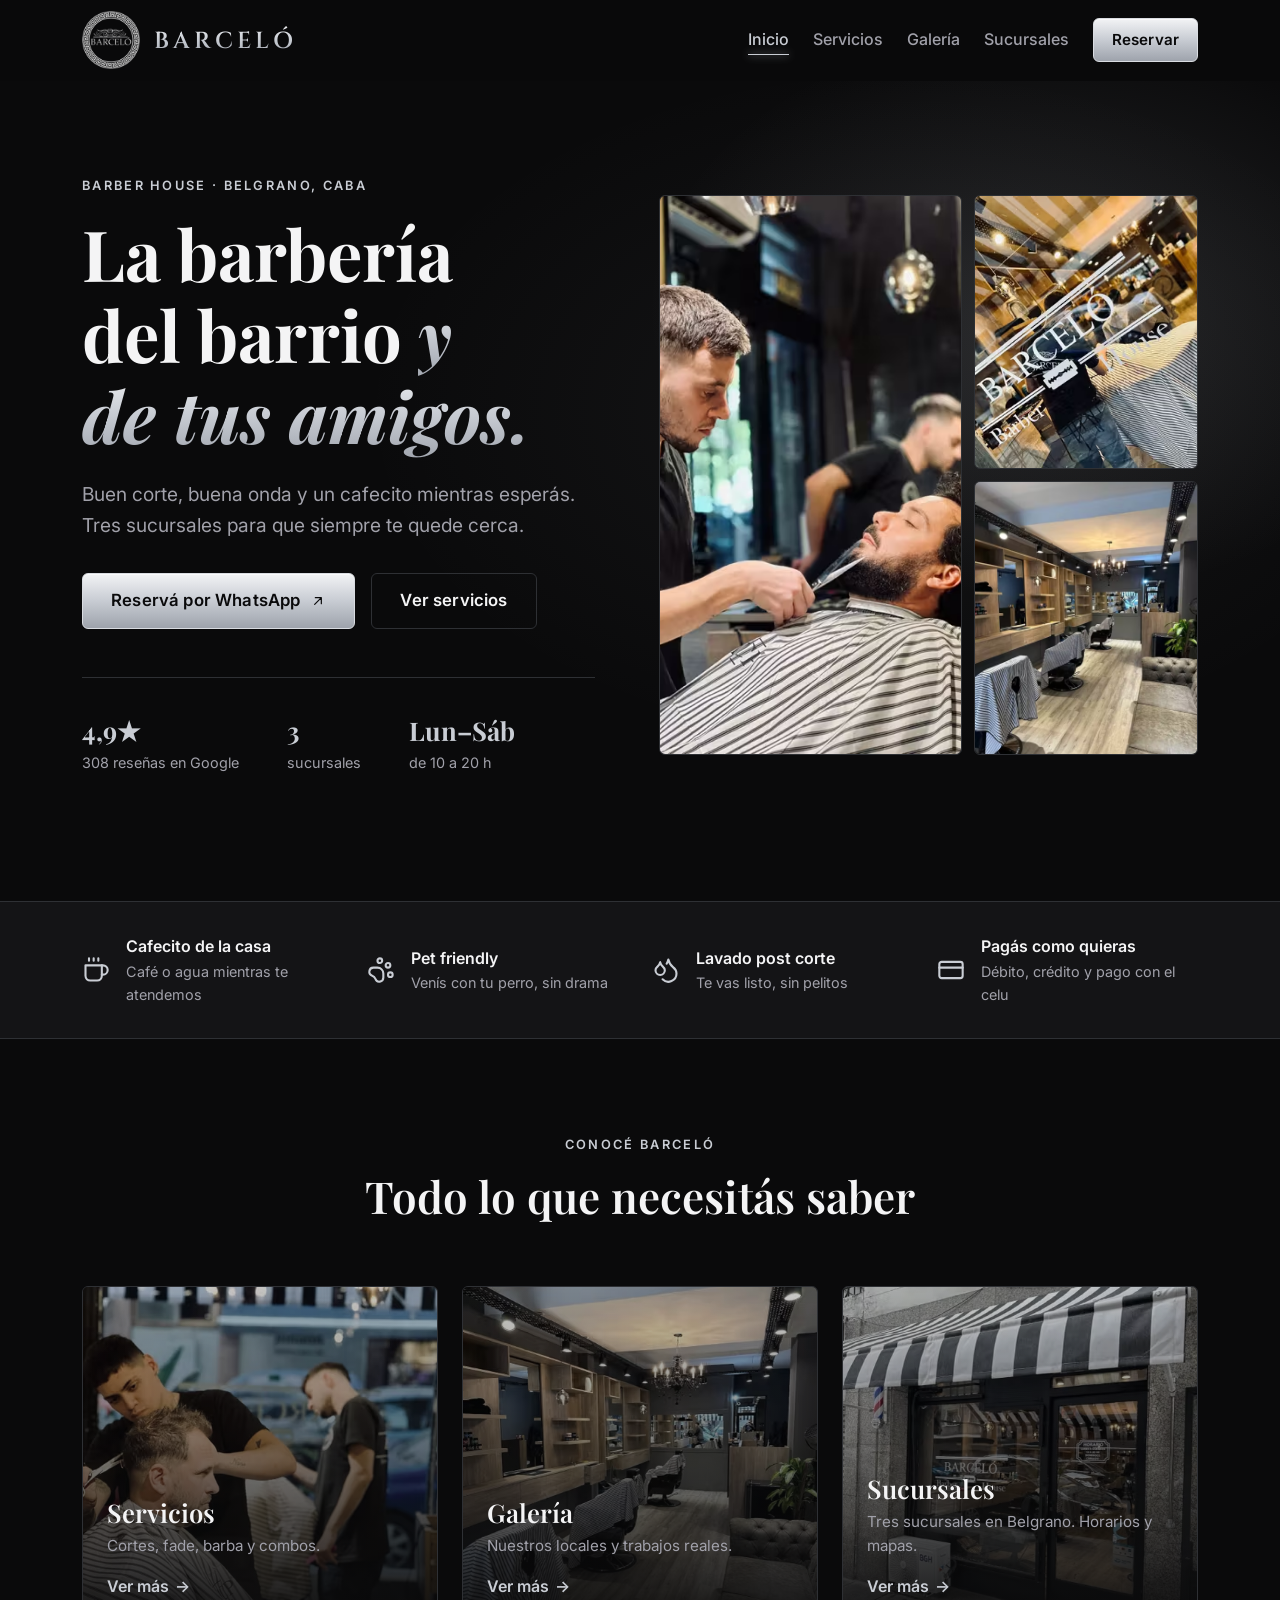
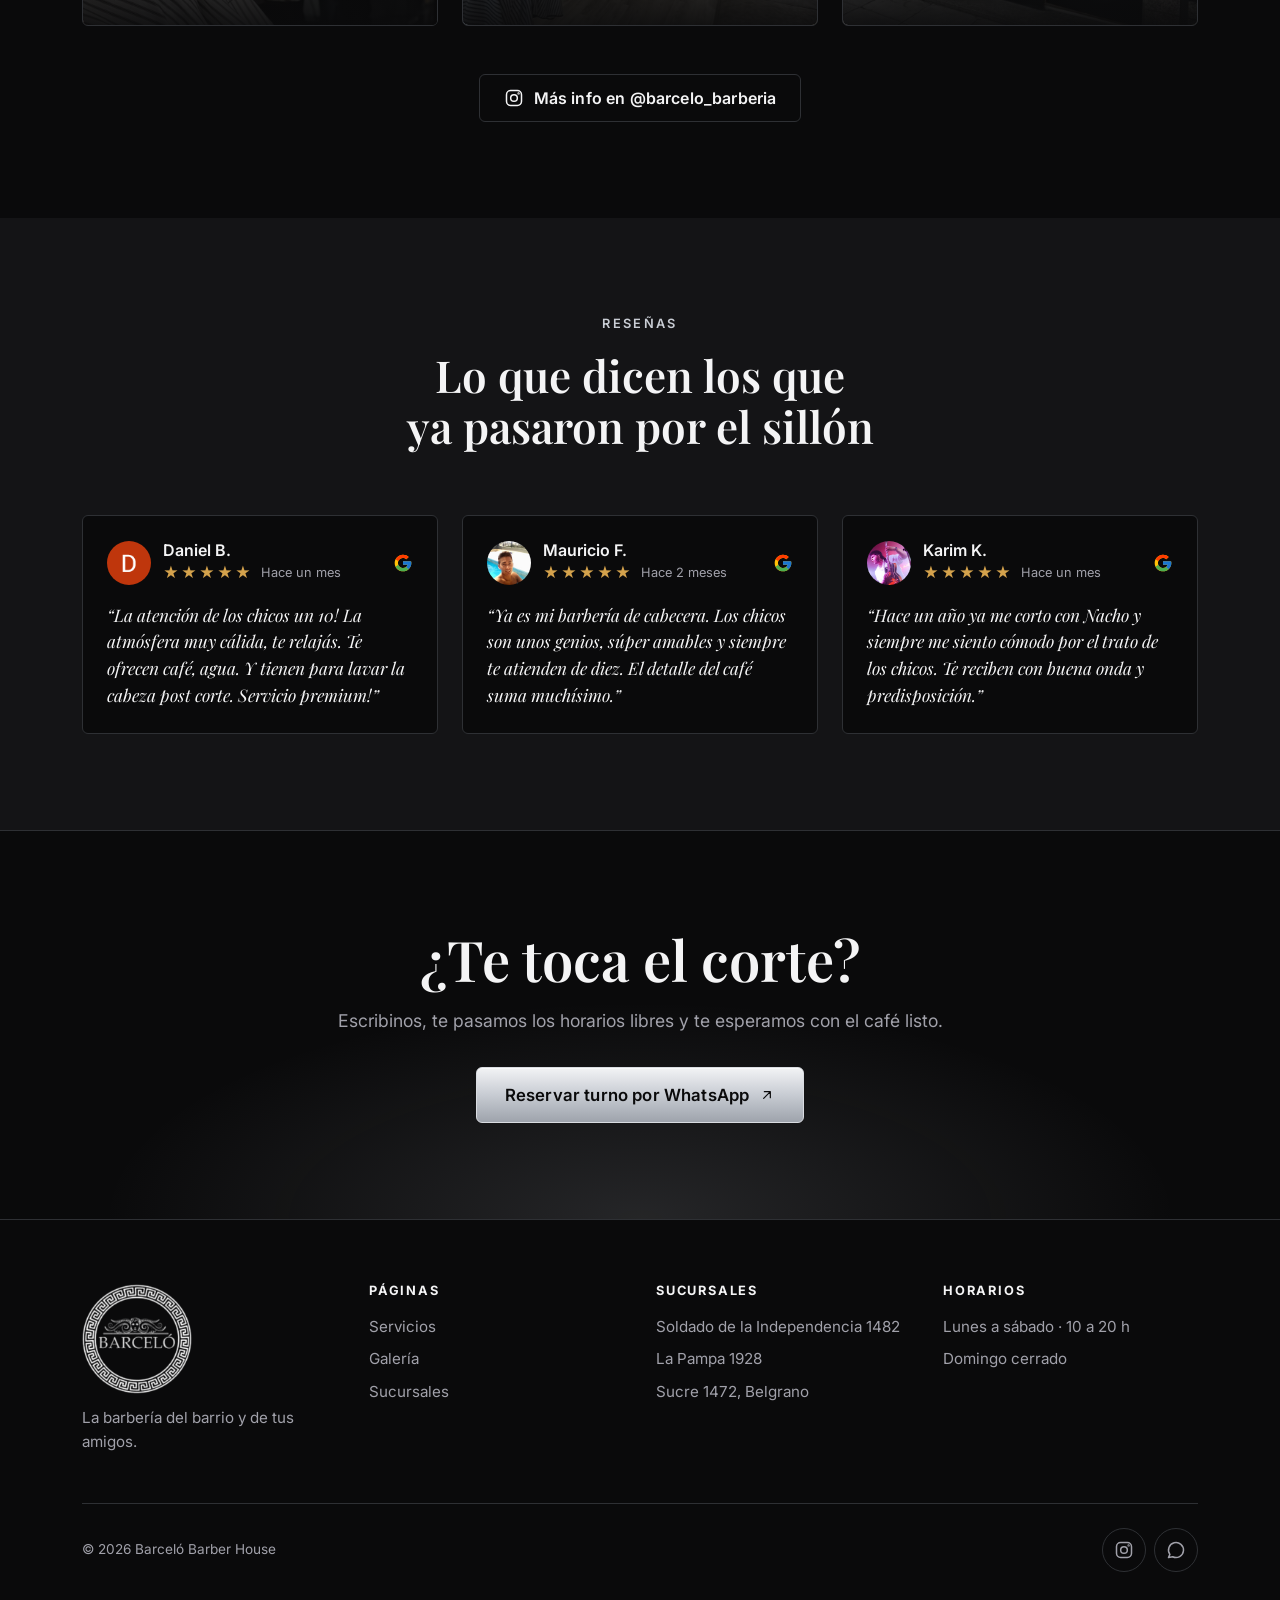
<file: index.html>
<!doctype html>
<html lang="es-AR">
<head>
  <meta charset="utf-8">
  <meta name="viewport" content="width=device-width, initial-scale=1">
  <title>Barceló Barber House | Barbería en Belgrano, CABA</title>
  <meta name="description" content="Barbería en Belgrano, CABA, con 3 sucursales. Corte, fade, barba y corte infantil, con café de la casa. 4,9★ en Google. Reservá tu turno por WhatsApp.">
  <link rel="canonical" href="https://www.barcelobarberia.com.ar/">
  <meta name="robots" content="index, follow, max-image-preview:large">
  <meta name="theme-color" content="#0A0A0B">
  <meta name="author" content="Barceló Barber House">
  <meta name="geo.region" content="AR-C">
  <meta name="geo.placename" content="Belgrano, Ciudad Autónoma de Buenos Aires">
  
  <!-- Open Graph / redes sociales -->
  <meta property="og:type" content="website">
  <meta property="og:site_name" content="Barceló Barber House">
  <meta property="og:locale" content="es_AR">
  <meta property="og:title" content="Barceló Barber House | Barbería en Belgrano, CABA">
  <meta property="og:description" content="Barbería en Belgrano, CABA, con 3 sucursales. Corte, fade, barba y corte infantil, con café de la casa. 4,9★ en Google. Reservá tu turno por WhatsApp.">
  <meta property="og:url" content="https://www.barcelobarberia.com.ar/">
  <meta property="og:image" content="https://www.barcelobarberia.com.ar/img/og-image.jpg">
  <meta property="og:image:type" content="image/jpeg">
  <meta property="og:image:width" content="1200">
  <meta property="og:image:height" content="630">
  <meta property="og:image:alt" content="Logo de Barceló Barber House sobre una foto del salón">
  <meta name="twitter:card" content="summary_large_image">
  <meta name="twitter:title" content="Barceló Barber House | Barbería en Belgrano, CABA">
  <meta name="twitter:description" content="Barbería en Belgrano, CABA, con 3 sucursales. Corte, fade, barba y corte infantil, con café de la casa. 4,9★ en Google. Reservá tu turno por WhatsApp.">
  <meta name="twitter:image" content="https://www.barcelobarberia.com.ar/img/og-image.jpg">
  
  <!-- Íconos -->
  <link rel="icon" href="/favicon.ico" sizes="32x32">
  <link rel="icon" type="image/png" sizes="192x192" href="/img/icons/icon-192.png">
  <link rel="apple-touch-icon" href="/img/icons/apple-touch-icon.png">
  <link rel="manifest" href="/site.webmanifest">
  <link rel="preconnect" href="https://fonts.googleapis.com">
  <link rel="preconnect" href="https://fonts.gstatic.com" crossorigin>
  <link href="https://fonts.googleapis.com/css2?family=Cinzel:wght@500;600&family=Inter:wght@400;500;600;700&family=Playfair+Display:ital,wght@0,500;0,600;0,700;1,500&display=swap" rel="stylesheet">
  <link rel="preload" as="image" type="image/avif" imagesrcset="/img/hero-1-480.avif 480w, /img/hero-1-800.avif 800w, /img/hero-1-1200.avif 1200w" imagesizes="(min-width: 960px) 330px, 58vw" fetchpriority="high">
  <link rel="stylesheet" href="/styles.css">
  <script type="application/ld+json">
{
  "@context": "https://schema.org",
  "@graph": [
    {
      "@type": "Organization",
      "@id": "https://www.barcelobarberia.com.ar/#organizacion",
      "name": "Barceló Barber House",
      "alternateName": [
        "Barceló Barbería",
        "Barceló"
      ],
      "url": "https://www.barcelobarberia.com.ar/",
      "logo": "https://www.barcelobarberia.com.ar/img/logo.png",
      "image": "https://www.barcelobarberia.com.ar/img/og-image.jpg",
      "sameAs": [
        "https://www.instagram.com/barcelo_barberia/"
      ]
    },
    {
      "@type": "WebSite",
      "@id": "https://www.barcelobarberia.com.ar/#sitio",
      "url": "https://www.barcelobarberia.com.ar/",
      "name": "Barceló Barber House",
      "inLanguage": "es-AR",
      "publisher": {
        "@id": "https://www.barcelobarberia.com.ar/#organizacion"
      }
    },
    {
      "@type": "BarberShop",
      "@id": "https://www.barcelobarberia.com.ar/sucursales/#soldado",
      "name": "Barceló Barber House – Soldado de la Independencia",
      "url": "https://www.barcelobarberia.com.ar/sucursales/#soldado",
      "parentOrganization": {
        "@id": "https://www.barcelobarberia.com.ar/#organizacion"
      },
      "image": [
        "https://www.barcelobarberia.com.ar/img/hero-1.jpg",
        "https://www.barcelobarberia.com.ar/img/local/salon.jpg",
        "https://www.barcelobarberia.com.ar/img/local/fachada.jpg"
      ],
      "logo": "https://www.barcelobarberia.com.ar/img/logo.png",
      "address": {
        "@type": "PostalAddress",
        "streetAddress": "Soldado de la Independencia 1482",
        "addressLocality": "Ciudad Autónoma de Buenos Aires",
        "addressRegion": "CABA",
        "addressCountry": "AR",
        "postalCode": "C1426"
      },
      "areaServed": "Belgrano, Ciudad Autónoma de Buenos Aires",
      "currenciesAccepted": "ARS",
      "paymentAccepted": "Efectivo, tarjeta de débito, tarjeta de crédito, pago con celular",
      "sameAs": [
        "https://www.instagram.com/barcelo_barberia/"
      ],
      "telephone": "+54 11 3270-8325",
      "geo": {
        "@type": "GeoCoordinates",
        "latitude": -34.5626188,
        "longitude": -58.4426595
      },
      "hasMap": "https://maps.app.goo.gl/iwL8g6gUWa8UEgSUA",
      "openingHoursSpecification": [
        {
          "@type": "OpeningHoursSpecification",
          "dayOfWeek": [
            "Monday",
            "Tuesday",
            "Wednesday",
            "Thursday",
            "Friday",
            "Saturday"
          ],
          "opens": "10:00",
          "closes": "20:00"
        }
      ]
    },
    {
      "@type": "BarberShop",
      "@id": "https://www.barcelobarberia.com.ar/sucursales/#lapampa",
      "name": "Barceló Barber House – La Pampa",
      "url": "https://www.barcelobarberia.com.ar/sucursales/#lapampa",
      "parentOrganization": {
        "@id": "https://www.barcelobarberia.com.ar/#organizacion"
      },
      "image": [
        "https://www.barcelobarberia.com.ar/img/hero-1.jpg",
        "https://www.barcelobarberia.com.ar/img/local/salon.jpg",
        "https://www.barcelobarberia.com.ar/img/local/fachada.jpg"
      ],
      "logo": "https://www.barcelobarberia.com.ar/img/logo.png",
      "address": {
        "@type": "PostalAddress",
        "streetAddress": "La Pampa 1928",
        "addressLocality": "Ciudad Autónoma de Buenos Aires",
        "addressRegion": "CABA",
        "addressCountry": "AR",
        "postalCode": "C1428EAH"
      },
      "areaServed": "Belgrano, Ciudad Autónoma de Buenos Aires",
      "currenciesAccepted": "ARS",
      "paymentAccepted": "Efectivo, tarjeta de débito, tarjeta de crédito, pago con celular",
      "sameAs": [
        "https://www.instagram.com/barcelo_barberia/"
      ],
      "telephone": "+54 11 6444-7212",
      "geo": {
        "@type": "GeoCoordinates",
        "latitude": -34.5624126,
        "longitude": -58.4499344
      },
      "hasMap": "https://www.google.com/maps?cid=1530915233539845528",
      "openingHoursSpecification": [
        {
          "@type": "OpeningHoursSpecification",
          "dayOfWeek": [
            "Monday",
            "Tuesday",
            "Wednesday",
            "Thursday",
            "Friday",
            "Saturday"
          ],
          "opens": "10:00",
          "closes": "20:00"
        }
      ]
    },
    {
      "@type": "BarberShop",
      "@id": "https://www.barcelobarberia.com.ar/sucursales/#sucre",
      "name": "Barceló Barber House – Sucre",
      "url": "https://www.barcelobarberia.com.ar/sucursales/#sucre",
      "parentOrganization": {
        "@id": "https://www.barcelobarberia.com.ar/#organizacion"
      },
      "image": [
        "https://www.barcelobarberia.com.ar/img/hero-1.jpg",
        "https://www.barcelobarberia.com.ar/img/local/salon.jpg",
        "https://www.barcelobarberia.com.ar/img/local/fachada.jpg"
      ],
      "logo": "https://www.barcelobarberia.com.ar/img/logo.png",
      "address": {
        "@type": "PostalAddress",
        "streetAddress": "Sucre 1472",
        "addressLocality": "Ciudad Autónoma de Buenos Aires",
        "addressRegion": "CABA",
        "addressCountry": "AR"
      },
      "areaServed": "Belgrano, Ciudad Autónoma de Buenos Aires",
      "currenciesAccepted": "ARS",
      "paymentAccepted": "Efectivo, tarjeta de débito, tarjeta de crédito, pago con celular",
      "sameAs": [
        "https://www.instagram.com/barcelo_barberia/"
      ]
    }
  ]
}
  </script>
</head>
<body>
  <a class="skip-link" href="#main">Saltar al contenido</a>

  <header class="header">
    <div class="container header__inner">
      <a href="/" class="logo" aria-label="Barceló Barber House, inicio">
        <img src="/img/logo.png" alt="" width="58" height="58">
        <span class="logo__name">Barceló</span>
      </a>
      <nav class="nav" aria-label="Principal">
        <button class="nav__toggle" aria-expanded="false" aria-controls="nav-menu" aria-label="Abrir menú"><span></span><span></span><span></span></button>
        <ul class="nav__menu" id="nav-menu">
          <li><a href="/" aria-current="page">Inicio</a></li>
          <li><a href="/servicios/">Servicios</a></li>
          <li><a href="/galeria/">Galería</a></li>
          <li><a href="/sucursales/">Sucursales</a></li>
          <li><a class="btn btn--sm btn--accent js-wa" href="#" data-msg-key="wa.book">Reservar</a></li>
        </ul>
      </nav>
    </div>
  </header>

  <main id="main">
    <!-- ============ HERO con fotos reales ============ -->
    <section class="hero">
      <div class="container hero__inner">
        <div class="hero__text">
          <p class="eyebrow reveal">Barber House · Belgrano, CABA</p>
          <h1 class="hero__title reveal">La barbería del barrio <span class="accent">y de tus amigos.</span></h1>
          <p class="hero__lead reveal">Buen corte, buena onda y un cafecito mientras esperás. Tres sucursales para que siempre te quede cerca.</p>
          <div class="hero__actions reveal">
            <a class="btn btn--accent btn--lg js-wa" href="#" data-msg-key="wa.book">
              <span>Reservá por WhatsApp</span>
              <svg class="btn__arrow" viewBox="0 0 24 24" aria-hidden="true"><path d="M7 17 17 7M8 7h9v9"/></svg>
            </a>
            <a class="btn btn--ghost btn--lg" href="/servicios/">Ver servicios</a>
          </div>
          <ul class="hero__facts reveal">
            <li><strong>4,9★</strong><span>308 reseñas en Google</span></li>
            <li><strong>3</strong><span>sucursales</span></li>
            <li><strong>Lun–Sáb</strong><span>de 10 a 20 h</span></li>
          </ul>
        </div>

        <div class="hero__media reveal">
          <figure><picture><source type="image/avif" srcset="/img/hero-1-480.avif 480w, /img/hero-1-800.avif 800w, /img/hero-1-1200.avif 1200w" sizes="(min-width: 960px) 330px, 58vw"><img src="/img/hero-1-800.jpg" srcset="/img/hero-1-480.jpg 480w, /img/hero-1-800.jpg 800w, /img/hero-1-1200.jpg 1200w" sizes="(min-width: 960px) 330px, 58vw" width="1200" height="1600" alt="Barbero de Barceló perfilando una barba" fetchpriority="high"></picture></figure>
          <figure><picture><source type="image/avif" srcset="/img/hero-2-480.avif 480w, /img/hero-2-800.avif 800w, /img/hero-2.avif 1000w" sizes="(min-width: 960px) 240px, 42vw"><img src="/img/hero-2-800.jpg" srcset="/img/hero-2-480.jpg 480w, /img/hero-2-800.jpg 800w, /img/hero-2.jpg 1000w" sizes="(min-width: 960px) 240px, 42vw" width="1000" height="750" alt="Vidriera de Barceló Barber House"></picture></figure>
          <figure><picture><source type="image/avif" srcset="/img/hero-3-480.avif 480w, /img/hero-3.avif 750w" sizes="(min-width: 960px) 240px, 42vw"><img src="/img/hero-3-480.jpg" srcset="/img/hero-3-480.jpg 480w, /img/hero-3.jpg 750w" sizes="(min-width: 960px) 240px, 42vw" width="750" height="1000" alt="Salón de Barceló con sillones y espejos"></picture></figure>
        </div>
      </div>
    </section>

    <!-- ============ VENTAJAS ============ -->
    <section class="perks" aria-label="Lo que nos distingue">
      <ul class="container perks__list">
        <li class="perk reveal">
          <svg viewBox="0 0 24 24" aria-hidden="true"><path d="M17 8h1a4 4 0 1 1 0 8h-1"/><path d="M3 8h14v9a4 4 0 0 1-4 4H7a4 4 0 0 1-4-4Z"/><path d="M6 2v2M10 2v2M14 2v2"/></svg>
          <div><strong>Cafecito de la casa</strong><span>Café o agua mientras te atendemos</span></div>
        </li>
        <li class="perk reveal">
          <svg viewBox="0 0 24 24" aria-hidden="true"><circle cx="11" cy="4" r="2"/><circle cx="18" cy="8" r="2"/><circle cx="20" cy="16" r="2"/><path d="M9 10a5 5 0 0 1 5 5v3.5a3.5 3.5 0 0 1-6.84 1.05Q6.52 17.480 4.460 16.840A3.5 3.5 0 0 1 5.5 10Z"/></svg>
          <div><strong>Pet friendly</strong><span>Venís con tu perro, sin drama</span></div>
        </li>
        <li class="perk reveal">
          <svg viewBox="0 0 24 24" aria-hidden="true"><path d="M7 16.3c2.2 0 4-1.83 4-4.05 0-1.16-.57-2.26-1.71-3.19S7.29 6.75 7 5.3c-.29 1.45-1.14 2.84-2.29 3.76S3 11.1 3 12.25c0 2.22 1.8 4.05 4 4.05z"/><path d="M12.56 6.6A10.97 10.97 0 0 0 14 3.02c.5 2.5 2 4.9 4 6.5s3 3.5 3 5.5a6.98 6.98 0 0 1-11.91 4.97"/></svg>
          <div><strong>Lavado post corte</strong><span>Te vas listo, sin pelitos</span></div>
        </li>
        <li class="perk reveal">
          <svg viewBox="0 0 24 24" aria-hidden="true"><rect x="2" y="5" width="20" height="14" rx="2"/><path d="M2 10h20"/></svg>
          <div><strong>Pagás como quieras</strong><span>Débito, crédito y pago con el celu</span></div>
        </li>
      </ul>
    </section>

    <!-- ============ EXPLORAR (lleva a cada página) ============ -->
    <section class="section">
      <div class="container">
        <header class="section__head reveal">
          <p class="eyebrow">Conocé Barceló</p>
          <h2>Todo lo que necesitás saber</h2>
        </header>
        <div class="explore">
          <a class="explore-card reveal" href="/servicios/">
            <picture><source type="image/avif" srcset="/img/trabajos/corte-2-480.avif 480w, /img/trabajos/corte-2-800.avif 800w, /img/trabajos/corte-2.avif 1050w" sizes="(min-width: 768px) 370px, 100vw"><img src="/img/trabajos/corte-2-800.jpg" srcset="/img/trabajos/corte-2-480.jpg 480w, /img/trabajos/corte-2-800.jpg 800w, /img/trabajos/corte-2.jpg 1050w" sizes="(min-width: 768px) 370px, 100vw" alt="" loading="lazy" width="1050" height="1400"></picture>
            <h3>Servicios</h3>
            <p>Cortes, fade, barba y combos.</p>
            <span class="link-accent"><span>Ver más</span> →</span>
          </a>
          <a class="explore-card reveal" href="/galeria/">
            <picture><source type="image/avif" srcset="/img/local/salon-480.avif 480w, /img/local/salon-800.avif 800w, /img/local/salon.avif 1050w" sizes="(min-width: 768px) 370px, 100vw"><img src="/img/local/salon-800.jpg" srcset="/img/local/salon-480.jpg 480w, /img/local/salon-800.jpg 800w, /img/local/salon.jpg 1050w" sizes="(min-width: 768px) 370px, 100vw" alt="" loading="lazy" width="1050" height="1400"></picture>
            <h3>Galería</h3>
            <p>Nuestros locales y trabajos reales.</p>
            <span class="link-accent"><span>Ver más</span> →</span>
          </a>
          <a class="explore-card reveal" href="/sucursales/">
            <picture><source type="image/avif" srcset="/img/local/fachada-480.avif 480w, /img/local/fachada-800.avif 800w, /img/local/fachada.avif 1050w" sizes="(min-width: 768px) 370px, 100vw"><img src="/img/local/fachada-800.jpg" srcset="/img/local/fachada-480.jpg 480w, /img/local/fachada-800.jpg 800w, /img/local/fachada.jpg 1050w" sizes="(min-width: 768px) 370px, 100vw" alt="" loading="lazy" width="1050" height="1400"></picture>
            <h3>Sucursales</h3>
            <p>Tres sucursales en Belgrano. Horarios y mapas.</p>
            <span class="link-accent"><span>Ver más</span> →</span>
          </a>
        </div>
        <div class="center reveal">
          <a class="btn btn--ghost" href="https://www.instagram.com/barcelo_barberia/" target="_blank" rel="noopener">
            <svg viewBox="0 0 24 24" aria-hidden="true"><rect x="3" y="3" width="18" height="18" rx="5"/><circle cx="12" cy="12" r="4"/><circle cx="17.5" cy="6.5" r=".5"/></svg>
            <span>Más info en @barcelo_barberia</span>
          </a>
        </div>
      </div>
    </section>

    <!-- ============ RESEÑAS DESTACADAS ============ -->
    <section class="section section--alt">
      <div class="container">
        <header class="section__head reveal">
          <p class="eyebrow">Reseñas</p>
          <h2>Lo que dicen los que ya pasaron por el sillón</h2>
        </header>
        <ul class="reviews">
          <li class="review reveal">
            <div class="review__head">
              <span class="avatar"><img src="/img/reviews/daniel.png" alt="" width="44" height="44" loading="lazy"></span>
              <div class="review__who"><p class="review__name">Daniel B.</p><p class="review__meta"><span class="stars" aria-label="5/5">★★★★★</span><span>Hace un mes</span></p></div>
              <svg class="google-g" viewBox="0 0 48 48" role="img" aria-label="Google"><path fill="#FFC107" d="M43.6 20.1H42V20H24v8h11.3C33.7 32.7 29.2 36 24 36c-6.6 0-12-5.4-12-12s5.4-12 12-12c3.1 0 5.8 1.2 7.9 3.1l5.7-5.7C34 6.1 29.3 4 24 4 12.9 4 4 12.9 4 24s8.9 20 20 20 20-8.9 20-20c0-1.3-.1-2.6-.4-3.9z"/><path fill="#FF3D00" d="m6.3 14.7 6.6 4.8C14.7 15.1 19 12 24 12c3.1 0 5.8 1.2 7.9 3.1l5.7-5.7C34 6.1 29.3 4 24 4 16.3 4 9.7 8.3 6.3 14.7z"/><path fill="#4CAF50" d="M24 44c5.2 0 9.9-2 13.4-5.2l-6.2-5.2C29.2 35.1 26.7 36 24 36c-5.2 0-9.6-3.3-11.3-7.9l-6.5 5C9.5 39.6 16.2 44 24 44z"/><path fill="#1976D2" d="M43.6 20.1H42V20H24v8h11.3c-.8 2.2-2.2 4.2-4.1 5.6l6.2 5.2C37 39.2 44 34 44 24c0-1.3-.1-2.6-.4-3.9z"/></svg>
            </div>
            <blockquote lang="es">“La atención de los chicos un 10! La atmósfera muy cálida, te relajás. Te ofrecen café, agua. Y tienen para lavar la cabeza post corte. Servicio premium!”</blockquote>
          </li>
          <li class="review reveal">
            <div class="review__head">
              <span class="avatar"><img src="/img/reviews/mauricio.jpg" alt="" width="44" height="44" loading="lazy"></span>
              <div class="review__who"><p class="review__name">Mauricio F.</p><p class="review__meta"><span class="stars" aria-label="5/5">★★★★★</span><span>Hace 2 meses</span></p></div>
              <svg class="google-g" viewBox="0 0 48 48" role="img" aria-label="Google"><path fill="#FFC107" d="M43.6 20.1H42V20H24v8h11.3C33.7 32.7 29.2 36 24 36c-6.6 0-12-5.4-12-12s5.4-12 12-12c3.1 0 5.8 1.2 7.9 3.1l5.7-5.7C34 6.1 29.3 4 24 4 12.9 4 4 12.9 4 24s8.9 20 20 20 20-8.9 20-20c0-1.3-.1-2.6-.4-3.9z"/><path fill="#FF3D00" d="m6.3 14.7 6.6 4.8C14.7 15.1 19 12 24 12c3.1 0 5.8 1.2 7.9 3.1l5.7-5.7C34 6.1 29.3 4 24 4 16.3 4 9.7 8.3 6.3 14.7z"/><path fill="#4CAF50" d="M24 44c5.2 0 9.9-2 13.4-5.2l-6.2-5.2C29.2 35.1 26.7 36 24 36c-5.2 0-9.6-3.3-11.3-7.9l-6.5 5C9.5 39.6 16.2 44 24 44z"/><path fill="#1976D2" d="M43.6 20.1H42V20H24v8h11.3c-.8 2.2-2.2 4.2-4.1 5.6l6.2 5.2C37 39.2 44 34 44 24c0-1.3-.1-2.6-.4-3.9z"/></svg>
            </div>
            <blockquote lang="es">“Ya es mi barbería de cabecera. Los chicos son unos genios, súper amables y siempre te atienden de diez. El detalle del café suma muchísimo.”</blockquote>
          </li>
          <li class="review reveal">
            <div class="review__head">
              <span class="avatar"><img src="/img/reviews/karim.jpg" alt="" width="44" height="44" loading="lazy"></span>
              <div class="review__who"><p class="review__name">Karim K.</p><p class="review__meta"><span class="stars" aria-label="5/5">★★★★★</span><span>Hace un mes</span></p></div>
              <svg class="google-g" viewBox="0 0 48 48" role="img" aria-label="Google"><path fill="#FFC107" d="M43.6 20.1H42V20H24v8h11.3C33.7 32.7 29.2 36 24 36c-6.6 0-12-5.4-12-12s5.4-12 12-12c3.1 0 5.8 1.2 7.9 3.1l5.7-5.7C34 6.1 29.3 4 24 4 12.9 4 4 12.9 4 24s8.9 20 20 20 20-8.9 20-20c0-1.3-.1-2.6-.4-3.9z"/><path fill="#FF3D00" d="m6.3 14.7 6.6 4.8C14.7 15.1 19 12 24 12c3.1 0 5.8 1.2 7.9 3.1l5.7-5.7C34 6.1 29.3 4 24 4 16.3 4 9.7 8.3 6.3 14.7z"/><path fill="#4CAF50" d="M24 44c5.2 0 9.9-2 13.4-5.2l-6.2-5.2C29.2 35.1 26.7 36 24 36c-5.2 0-9.6-3.3-11.3-7.9l-6.5 5C9.5 39.6 16.2 44 24 44z"/><path fill="#1976D2" d="M43.6 20.1H42V20H24v8h11.3c-.8 2.2-2.2 4.2-4.1 5.6l6.2 5.2C37 39.2 44 34 44 24c0-1.3-.1-2.6-.4-3.9z"/></svg>
            </div>
            <blockquote lang="es">“Hace un año ya me corto con Nacho y siempre me siento cómodo por el trato de los chicos. Te reciben con buena onda y predisposición.”</blockquote>
          </li>
        </ul>
      </div>
    </section>

    <!-- ============ CTA ============ -->
    <section class="cta">
      <div class="container reveal">
        <h2>¿Te toca el corte?</h2>
        <p>Escribinos, te pasamos los horarios libres y te esperamos con el café listo.</p>
        <a class="btn btn--accent btn--lg js-wa" href="#" data-msg-key="wa.book">
          <span>Reservar turno por WhatsApp</span>
          <svg class="btn__arrow" viewBox="0 0 24 24" aria-hidden="true"><path d="M7 17 17 7M8 7h9v9"/></svg>
        </a>
      </div>
    </section>
  </main>

  <footer class="footer">
    <div class="container">
      <div class="footer__grid">
        <div>
          <a href="/" class="logo logo--footer" aria-label="Barceló Barber House, inicio"><img src="/img/logo.png" alt="Barceló" width="110" height="110" loading="lazy"></a>
          <p style="margin-top:12px">La barbería del barrio y de tus amigos.</p>
        </div>
        <div>
          <h3>Páginas</h3>
          <ul>
            <li><a href="/servicios/">Servicios</a></li>
            <li><a href="/galeria/">Galería</a></li>
            <li><a href="/sucursales/">Sucursales</a></li>
          </ul>
        </div>
        <div>
          <h3>Sucursales</h3>
          <ul>
            <li><a href="/sucursales/#soldado">Soldado de la Independencia 1482</a></li>
            <li><a href="/sucursales/#lapampa">La Pampa 1928</a></li>
            <li><a href="/sucursales/#sucre">Sucre 1472, Belgrano</a></li>
          </ul>
        </div>
        <div>
          <h3>Horarios</h3>
          <ul>
            <li>Lunes a sábado · 10 a 20 h</li>
            <li>Domingo cerrado</li>
          </ul>
        </div>
      </div>
      <div class="footer__bottom">
        <p>© <span class="js-year"></span> Barceló Barber House</p>
        <ul class="footer__social">
          <li><a href="https://www.instagram.com/barcelo_barberia/" target="_blank" rel="noopener" aria-label="Instagram"><svg viewBox="0 0 24 24" aria-hidden="true"><rect x="3" y="3" width="18" height="18" rx="5"/><circle cx="12" cy="12" r="4"/><circle cx="17.5" cy="6.5" r=".5"/></svg></a></li>
          <li><a class="js-wa" href="#" data-msg-key="wa.hello" aria-label="WhatsApp"><svg viewBox="0 0 24 24" aria-hidden="true"><path d="M3 21l1.65-3.8a9 9 0 1 1 3.4 2.9L3 21"/></svg></a></li>
        </ul>
      </div>
    </div>
  </footer>

  <a class="wa-float js-wa" href="#" data-msg-key="wa.book" aria-label="Reservar por WhatsApp">
    <svg viewBox="0 0 24 24" aria-hidden="true"><path d="M3 21l1.65-3.8a9 9 0 1 1 3.4 2.9L3 21"/><path d="M9 10a.5.5 0 0 0 1 0V9a.5.5 0 0 0-1 0v1a5 5 0 0 0 5 5h1a.5.5 0 0 0 0-1h-1a.5.5 0 0 0 0 1"/></svg>
  </a>

  <script src="/script.js"></script>
</body>
</html>
</file>
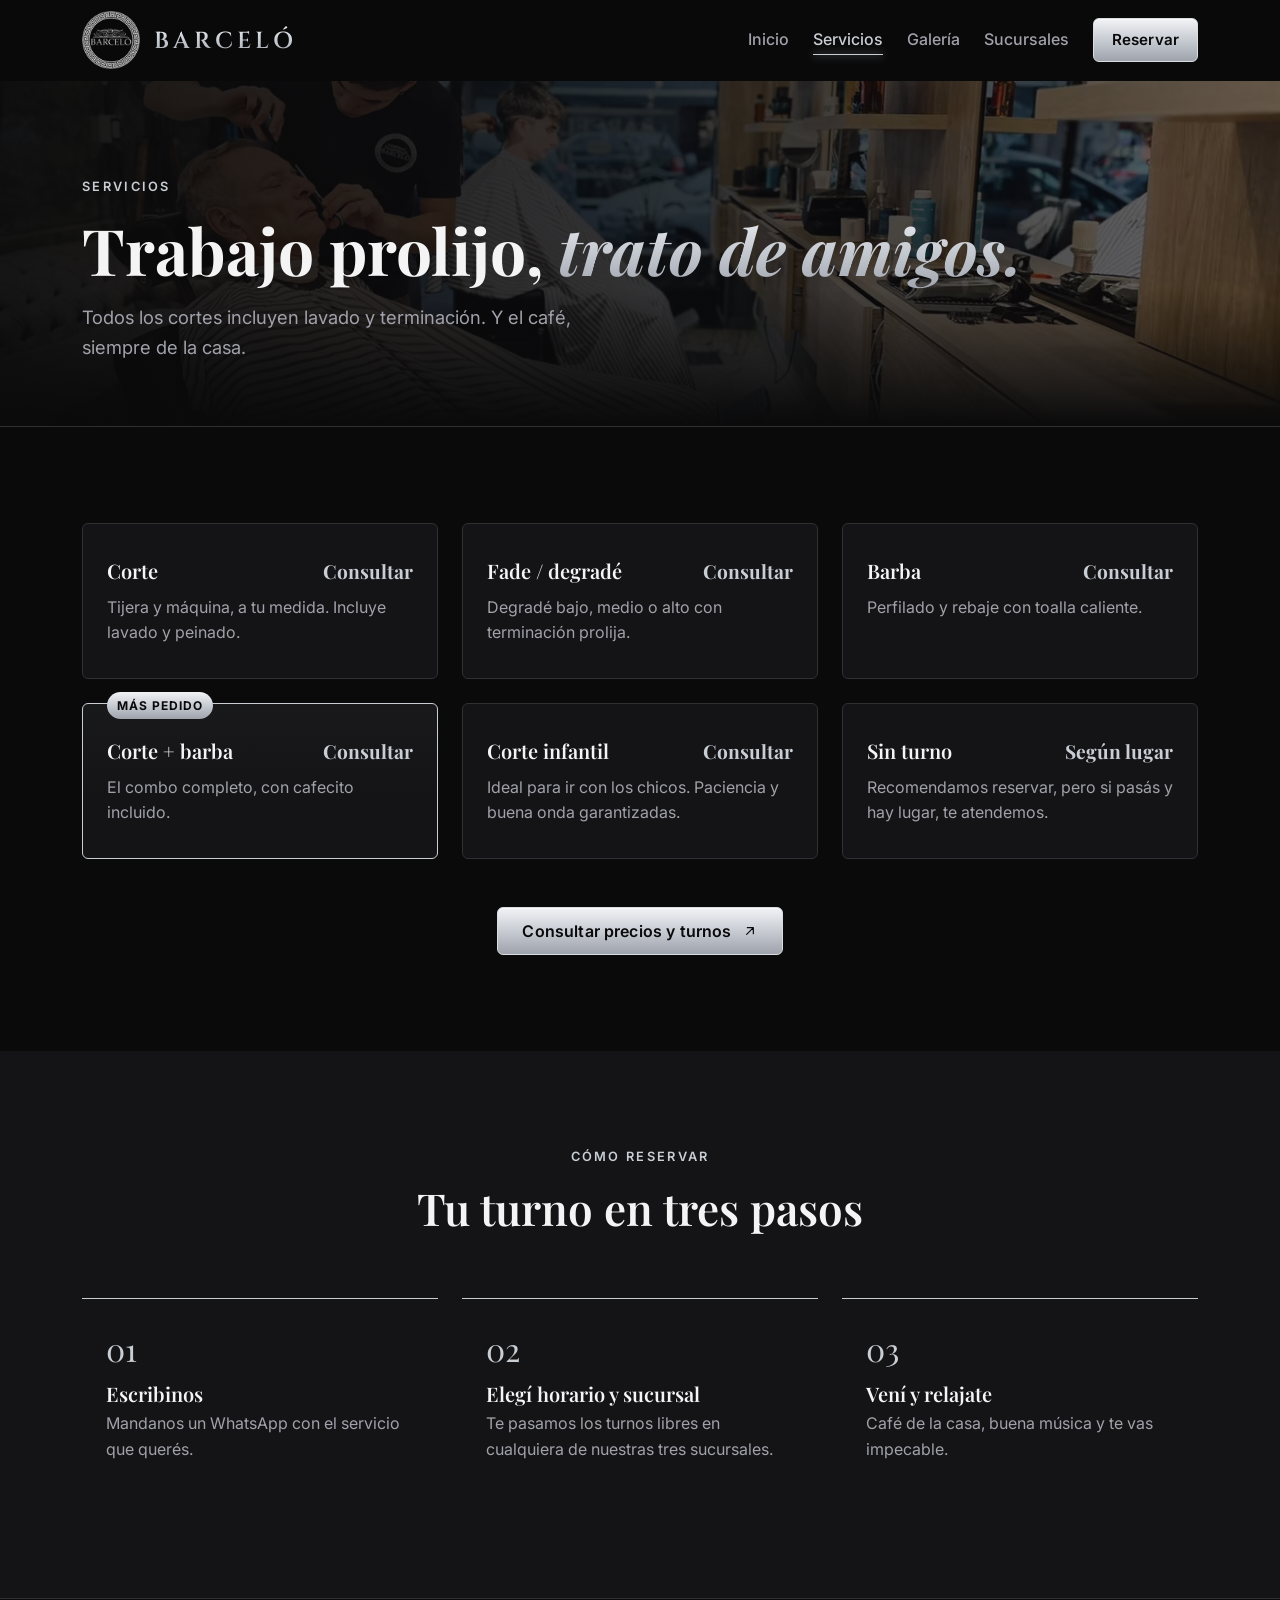
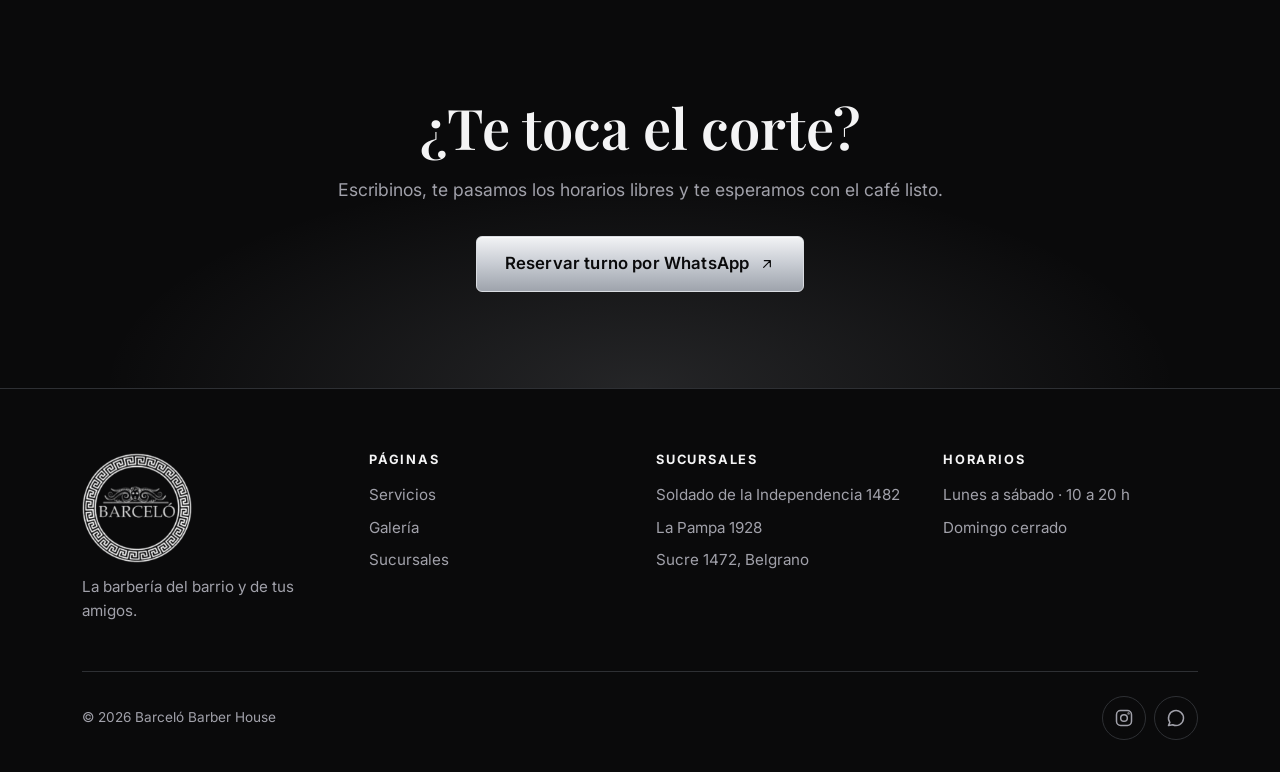
<file: servicios/index.html>
<!doctype html>
<html lang="es-AR">
<head>
  <meta charset="utf-8">
  <meta name="viewport" content="width=device-width, initial-scale=1">
  <title>Servicios de barbería en Belgrano | Barceló Barber House</title>
  <meta name="description" content="Corte de pelo, fade, barba, combo corte + barba y corte infantil en Barceló, Belgrano. Lavado incluido y café de la casa. Consultá precios por WhatsApp.">
  <link rel="canonical" href="https://www.barcelobarberia.com.ar/servicios/">
  <meta name="robots" content="index, follow, max-image-preview:large">
  <meta name="theme-color" content="#0A0A0B">
  <meta name="author" content="Barceló Barber House">
  <meta name="geo.region" content="AR-C">
  <meta name="geo.placename" content="Belgrano, Ciudad Autónoma de Buenos Aires">
  
  <!-- Open Graph / redes sociales -->
  <meta property="og:type" content="website">
  <meta property="og:site_name" content="Barceló Barber House">
  <meta property="og:locale" content="es_AR">
  <meta property="og:title" content="Servicios de barbería en Belgrano | Barceló Barber House">
  <meta property="og:description" content="Corte de pelo, fade, barba, combo corte + barba y corte infantil en Barceló, Belgrano. Lavado incluido y café de la casa. Consultá precios por WhatsApp.">
  <meta property="og:url" content="https://www.barcelobarberia.com.ar/servicios/">
  <meta property="og:image" content="https://www.barcelobarberia.com.ar/img/og-image.jpg">
  <meta property="og:image:type" content="image/jpeg">
  <meta property="og:image:width" content="1200">
  <meta property="og:image:height" content="630">
  <meta property="og:image:alt" content="Logo de Barceló Barber House sobre una foto del salón">
  <meta name="twitter:card" content="summary_large_image">
  <meta name="twitter:title" content="Servicios de barbería en Belgrano | Barceló Barber House">
  <meta name="twitter:description" content="Corte de pelo, fade, barba, combo corte + barba y corte infantil en Barceló, Belgrano. Lavado incluido y café de la casa. Consultá precios por WhatsApp.">
  <meta name="twitter:image" content="https://www.barcelobarberia.com.ar/img/og-image.jpg">
  
  <!-- Íconos -->
  <link rel="icon" href="/favicon.ico" sizes="32x32">
  <link rel="icon" type="image/png" sizes="192x192" href="/img/icons/icon-192.png">
  <link rel="apple-touch-icon" href="/img/icons/apple-touch-icon.png">
  <link rel="manifest" href="/site.webmanifest">
  <link rel="preconnect" href="https://fonts.googleapis.com">
  <link rel="preconnect" href="https://fonts.gstatic.com" crossorigin>
  <link href="https://fonts.googleapis.com/css2?family=Cinzel:wght@500;600&family=Inter:wght@400;500;600;700&family=Playfair+Display:ital,wght@0,500;0,600;0,700;1,500&display=swap" rel="stylesheet">
  <link rel="stylesheet" href="/styles.css">
  <script type="application/ld+json">
{
  "@context": "https://schema.org",
  "@type": "BreadcrumbList",
  "itemListElement": [
    {
      "@type": "ListItem",
      "position": 1,
      "name": "Inicio",
      "item": "https://www.barcelobarberia.com.ar/"
    },
    {
      "@type": "ListItem",
      "position": 2,
      "name": "Servicios",
      "item": "https://www.barcelobarberia.com.ar/servicios/"
    }
  ]
}
  </script>
</head>
<body>
  <a class="skip-link" href="#main">Saltar al contenido</a>

  <header class="header">
    <div class="container header__inner">
      <a href="/" class="logo" aria-label="Barceló Barber House, inicio">
        <img src="/img/logo.png" alt="" width="58" height="58">
        <span class="logo__name">Barceló</span>
      </a>
      <nav class="nav" aria-label="Principal">
        <button class="nav__toggle" aria-expanded="false" aria-controls="nav-menu" aria-label="Abrir menú"><span></span><span></span><span></span></button>
        <ul class="nav__menu" id="nav-menu">
          <li><a href="/">Inicio</a></li>
          <li><a href="/servicios/" aria-current="page">Servicios</a></li>
          <li><a href="/galeria/">Galería</a></li>
          <li><a href="/sucursales/">Sucursales</a></li>
          <li><a class="btn btn--sm btn--accent js-wa" href="#" data-msg-key="wa.book">Reservar</a></li>
        </ul>
      </nav>
    </div>
  </header>

  <main id="main">
    <section class="page-hero">
      <div class="page-hero__bg"><picture><source type="image/avif" srcset="/img/trabajos/corte-4-480.avif 480w, /img/trabajos/corte-4-800.avif 800w, /img/trabajos/corte-4-1200.avif 1200w, /img/trabajos/corte-4.avif 1400w" sizes="100vw"><img src="/img/trabajos/corte-4-800.jpg" srcset="/img/trabajos/corte-4-480.jpg 480w, /img/trabajos/corte-4-800.jpg 800w, /img/trabajos/corte-4-1200.jpg 1200w, /img/trabajos/corte-4.jpg 1400w" sizes="100vw" alt="" width="1400" height="1050"></picture></div>
      <div class="container">
        <p class="eyebrow reveal">Servicios</p>
        <h1 class="reveal">Trabajo prolijo, <span class="accent">trato de amigos.</span></h1>
        <p class="reveal">Todos los cortes incluyen lavado y terminación. Y el café, siempre de la casa.</p>
      </div>
    </section>

    <section class="section">
      <div class="container">
        <!-- EDITAR: confirmar servicios y reemplazar "Consultar" por el precio real (ej. "$ 15.000") -->
        <ul class="services">
          <li class="service reveal">
            <div class="service__top"><h3>Corte</h3><span class="price">Consultar</span></div>
            <p>Tijera y máquina, a tu medida. Incluye lavado y peinado.</p>
          </li>
          <li class="service reveal">
            <div class="service__top"><h3>Fade / degradé</h3><span class="price">Consultar</span></div>
            <p>Degradé bajo, medio o alto con terminación prolija.</p>
          </li>
          <li class="service reveal">
            <div class="service__top"><h3>Barba</h3><span class="price">Consultar</span></div>
            <p>Perfilado y rebaje con toalla caliente.</p>
          </li>
          <li class="service service--featured reveal">
            <span class="badge">Más pedido</span>
            <div class="service__top"><h3>Corte + barba</h3><span class="price">Consultar</span></div>
            <p>El combo completo, con cafecito incluido.</p>
          </li>
          <li class="service reveal">
            <div class="service__top"><h3>Corte infantil</h3><span class="price">Consultar</span></div>
            <p>Ideal para ir con los chicos. Paciencia y buena onda garantizadas.</p>
          </li>
          <li class="service reveal">
            <div class="service__top"><h3>Sin turno</h3><span class="price">Según lugar</span></div>
            <p>Recomendamos reservar, pero si pasás y hay lugar, te atendemos.</p>
          </li>
        </ul>
        <div class="center reveal">
          <a class="btn btn--accent js-wa" href="#" data-msg-key="wa.prices">
            <span>Consultar precios y turnos</span>
            <svg class="btn__arrow" viewBox="0 0 24 24" aria-hidden="true"><path d="M7 17 17 7M8 7h9v9"/></svg>
          </a>
        </div>
      </div>
    </section>

    <section class="section section--alt">
      <div class="container">
        <header class="section__head reveal">
          <p class="eyebrow">Cómo reservar</p>
          <h2>Tu turno en tres pasos</h2>
        </header>
        <ol class="steps" style="padding:0;list-style:none">
          <li class="step reveal"><h3>Escribinos</h3><p>Mandanos un WhatsApp con el servicio que querés.</p></li>
          <li class="step reveal"><h3>Elegí horario y sucursal</h3><p>Te pasamos los turnos libres en cualquiera de nuestras tres sucursales.</p></li>
          <li class="step reveal"><h3>Vení y relajate</h3><p>Café de la casa, buena música y te vas impecable.</p></li>
        </ol>
      </div>
    </section>


    <!-- ============ CTA ============ -->
    <section class="cta">
      <div class="container reveal">
        <h2>¿Te toca el corte?</h2>
        <p>Escribinos, te pasamos los horarios libres y te esperamos con el café listo.</p>
        <a class="btn btn--accent btn--lg js-wa" href="#" data-msg-key="wa.book">
          <span>Reservar turno por WhatsApp</span>
          <svg class="btn__arrow" viewBox="0 0 24 24" aria-hidden="true"><path d="M7 17 17 7M8 7h9v9"/></svg>
        </a>
      </div>
    </section>
  </main>

  <footer class="footer">
    <div class="container">
      <div class="footer__grid">
        <div>
          <a href="/" class="logo logo--footer" aria-label="Barceló Barber House, inicio"><img src="/img/logo.png" alt="Barceló" width="110" height="110" loading="lazy"></a>
          <p style="margin-top:12px">La barbería del barrio y de tus amigos.</p>
        </div>
        <div>
          <h3>Páginas</h3>
          <ul>
            <li><a href="/servicios/">Servicios</a></li>
            <li><a href="/galeria/">Galería</a></li>
            <li><a href="/sucursales/">Sucursales</a></li>
          </ul>
        </div>
        <div>
          <h3>Sucursales</h3>
          <ul>
            <li><a href="/sucursales/#soldado">Soldado de la Independencia 1482</a></li>
            <li><a href="/sucursales/#lapampa">La Pampa 1928</a></li>
            <li><a href="/sucursales/#sucre">Sucre 1472, Belgrano</a></li>
          </ul>
        </div>
        <div>
          <h3>Horarios</h3>
          <ul>
            <li>Lunes a sábado · 10 a 20 h</li>
            <li>Domingo cerrado</li>
          </ul>
        </div>
      </div>
      <div class="footer__bottom">
        <p>© <span class="js-year"></span> Barceló Barber House</p>
        <ul class="footer__social">
          <li><a href="https://www.instagram.com/barcelo_barberia/" target="_blank" rel="noopener" aria-label="Instagram"><svg viewBox="0 0 24 24" aria-hidden="true"><rect x="3" y="3" width="18" height="18" rx="5"/><circle cx="12" cy="12" r="4"/><circle cx="17.5" cy="6.5" r=".5"/></svg></a></li>
          <li><a class="js-wa" href="#" data-msg-key="wa.hello" aria-label="WhatsApp"><svg viewBox="0 0 24 24" aria-hidden="true"><path d="M3 21l1.65-3.8a9 9 0 1 1 3.4 2.9L3 21"/></svg></a></li>
        </ul>
      </div>
    </div>
  </footer>

  <a class="wa-float js-wa" href="#" data-msg-key="wa.book" aria-label="Reservar por WhatsApp">
    <svg viewBox="0 0 24 24" aria-hidden="true"><path d="M3 21l1.65-3.8a9 9 0 1 1 3.4 2.9L3 21"/><path d="M9 10a.5.5 0 0 0 1 0V9a.5.5 0 0 0-1 0v1a5 5 0 0 0 5 5h1a.5.5 0 0 0 0-1h-1a.5.5 0 0 0 0 1"/></svg>
  </a>

  <script src="/script.js"></script>
</body>
</html>
</file>
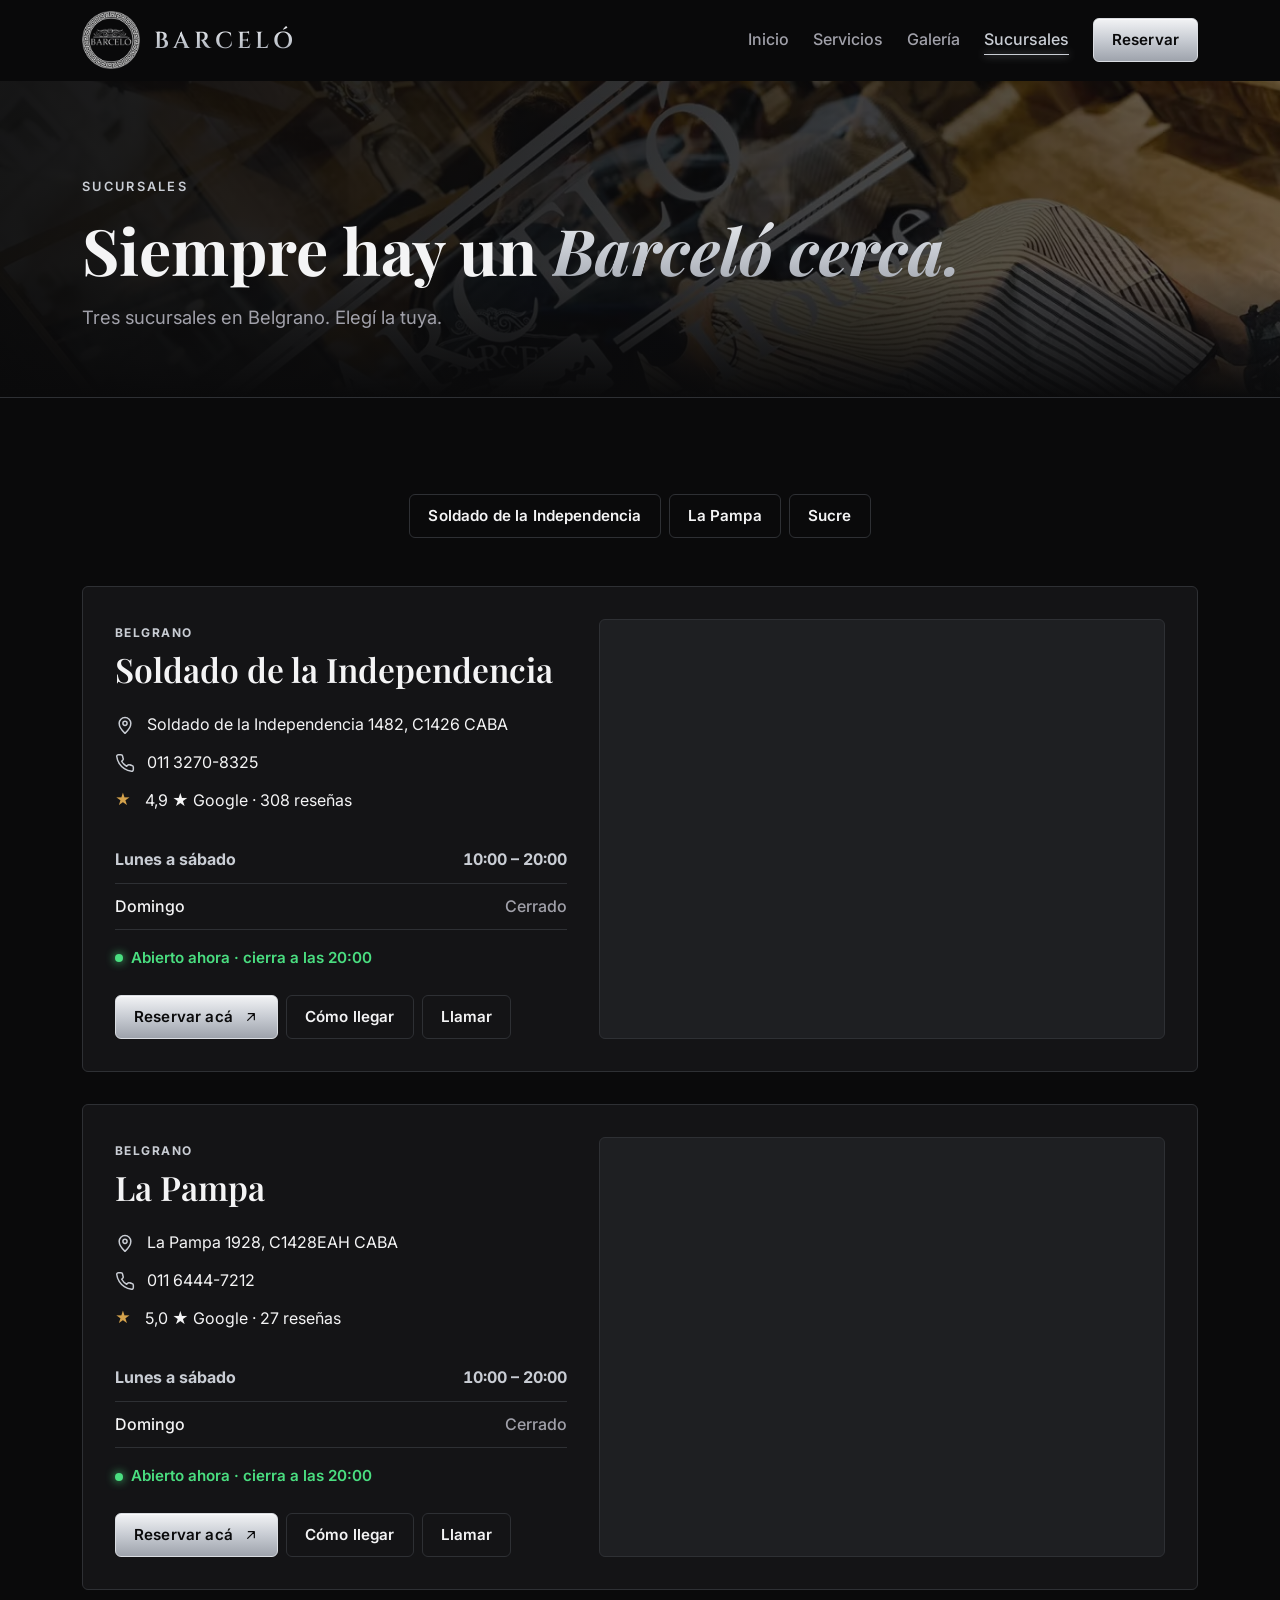
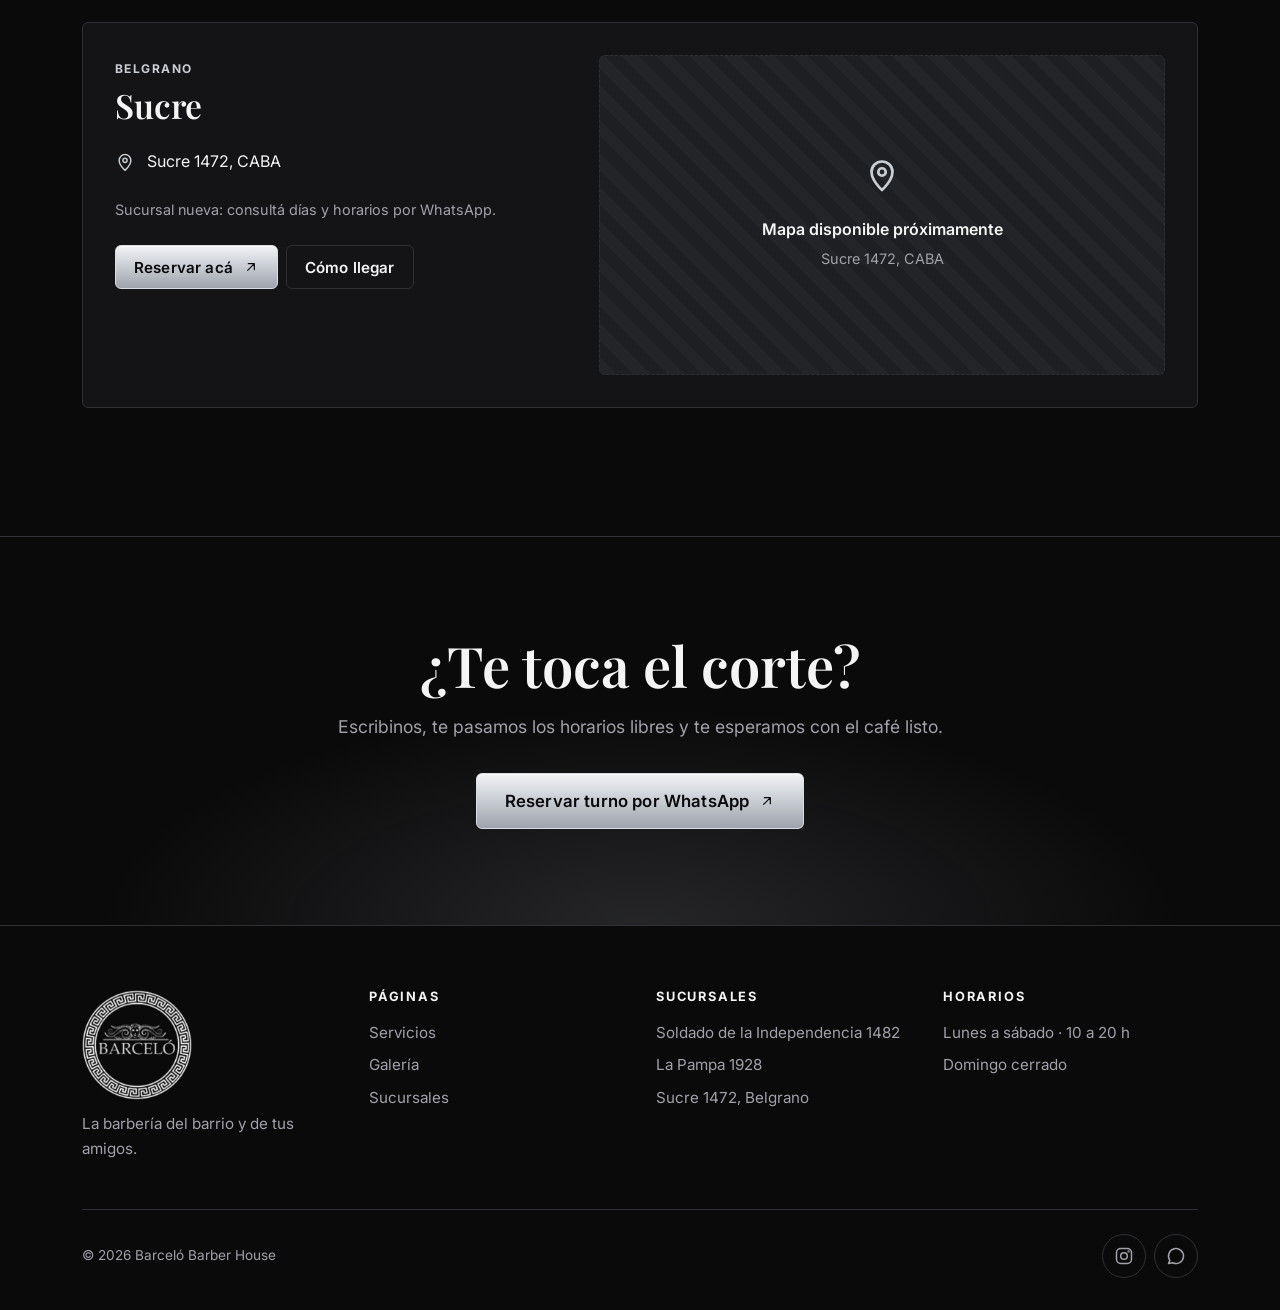
<file: sucursales/index.html>
<!doctype html>
<html lang="es-AR">
<head>
  <meta charset="utf-8">
  <meta name="viewport" content="width=device-width, initial-scale=1">
  <title>Sucursales y horarios en Belgrano | Barceló Barber House</title>
  <meta name="description" content="Barceló en Soldado de la Independencia 1482, La Pampa 1928 y Sucre 1472, Belgrano, CABA. Lunes a sábado de 10 a 20 h. Direcciones, teléfonos y mapas.">
  <link rel="canonical" href="https://www.barcelobarberia.com.ar/sucursales/">
  <meta name="robots" content="index, follow, max-image-preview:large">
  <meta name="theme-color" content="#0A0A0B">
  <meta name="author" content="Barceló Barber House">
  <meta name="geo.region" content="AR-C">
  <meta name="geo.placename" content="Belgrano, Ciudad Autónoma de Buenos Aires">
  
  <!-- Open Graph / redes sociales -->
  <meta property="og:type" content="website">
  <meta property="og:site_name" content="Barceló Barber House">
  <meta property="og:locale" content="es_AR">
  <meta property="og:title" content="Sucursales y horarios en Belgrano | Barceló Barber House">
  <meta property="og:description" content="Barceló en Soldado de la Independencia 1482, La Pampa 1928 y Sucre 1472, Belgrano, CABA. Lunes a sábado de 10 a 20 h. Direcciones, teléfonos y mapas.">
  <meta property="og:url" content="https://www.barcelobarberia.com.ar/sucursales/">
  <meta property="og:image" content="https://www.barcelobarberia.com.ar/img/og-image.jpg">
  <meta property="og:image:type" content="image/jpeg">
  <meta property="og:image:width" content="1200">
  <meta property="og:image:height" content="630">
  <meta property="og:image:alt" content="Logo de Barceló Barber House sobre una foto del salón">
  <meta name="twitter:card" content="summary_large_image">
  <meta name="twitter:title" content="Sucursales y horarios en Belgrano | Barceló Barber House">
  <meta name="twitter:description" content="Barceló en Soldado de la Independencia 1482, La Pampa 1928 y Sucre 1472, Belgrano, CABA. Lunes a sábado de 10 a 20 h. Direcciones, teléfonos y mapas.">
  <meta name="twitter:image" content="https://www.barcelobarberia.com.ar/img/og-image.jpg">
  
  <!-- Íconos -->
  <link rel="icon" href="/favicon.ico" sizes="32x32">
  <link rel="icon" type="image/png" sizes="192x192" href="/img/icons/icon-192.png">
  <link rel="apple-touch-icon" href="/img/icons/apple-touch-icon.png">
  <link rel="manifest" href="/site.webmanifest">
  <link rel="preconnect" href="https://fonts.googleapis.com">
  <link rel="preconnect" href="https://fonts.gstatic.com" crossorigin>
  <link href="https://fonts.googleapis.com/css2?family=Cinzel:wght@500;600&family=Inter:wght@400;500;600;700&family=Playfair+Display:ital,wght@0,500;0,600;0,700;1,500&display=swap" rel="stylesheet">
  <link rel="stylesheet" href="/styles.css">
  <script type="application/ld+json">
{
  "@context": "https://schema.org",
  "@graph": [
    {
      "@type": "Organization",
      "@id": "https://www.barcelobarberia.com.ar/#organizacion",
      "name": "Barceló Barber House",
      "alternateName": [
        "Barceló Barbería",
        "Barceló"
      ],
      "url": "https://www.barcelobarberia.com.ar/",
      "logo": "https://www.barcelobarberia.com.ar/img/logo.png",
      "image": "https://www.barcelobarberia.com.ar/img/og-image.jpg",
      "sameAs": [
        "https://www.instagram.com/barcelo_barberia/"
      ]
    },
    {
      "@type": "WebSite",
      "@id": "https://www.barcelobarberia.com.ar/#sitio",
      "url": "https://www.barcelobarberia.com.ar/",
      "name": "Barceló Barber House",
      "inLanguage": "es-AR",
      "publisher": {
        "@id": "https://www.barcelobarberia.com.ar/#organizacion"
      }
    },
    {
      "@type": "BarberShop",
      "@id": "https://www.barcelobarberia.com.ar/sucursales/#soldado",
      "name": "Barceló Barber House – Soldado de la Independencia",
      "url": "https://www.barcelobarberia.com.ar/sucursales/#soldado",
      "parentOrganization": {
        "@id": "https://www.barcelobarberia.com.ar/#organizacion"
      },
      "image": [
        "https://www.barcelobarberia.com.ar/img/hero-1.jpg",
        "https://www.barcelobarberia.com.ar/img/local/salon.jpg",
        "https://www.barcelobarberia.com.ar/img/local/fachada.jpg"
      ],
      "logo": "https://www.barcelobarberia.com.ar/img/logo.png",
      "address": {
        "@type": "PostalAddress",
        "streetAddress": "Soldado de la Independencia 1482",
        "addressLocality": "Ciudad Autónoma de Buenos Aires",
        "addressRegion": "CABA",
        "addressCountry": "AR",
        "postalCode": "C1426"
      },
      "areaServed": "Belgrano, Ciudad Autónoma de Buenos Aires",
      "currenciesAccepted": "ARS",
      "paymentAccepted": "Efectivo, tarjeta de débito, tarjeta de crédito, pago con celular",
      "sameAs": [
        "https://www.instagram.com/barcelo_barberia/"
      ],
      "telephone": "+54 11 3270-8325",
      "geo": {
        "@type": "GeoCoordinates",
        "latitude": -34.5626188,
        "longitude": -58.4426595
      },
      "hasMap": "https://maps.app.goo.gl/iwL8g6gUWa8UEgSUA",
      "openingHoursSpecification": [
        {
          "@type": "OpeningHoursSpecification",
          "dayOfWeek": [
            "Monday",
            "Tuesday",
            "Wednesday",
            "Thursday",
            "Friday",
            "Saturday"
          ],
          "opens": "10:00",
          "closes": "20:00"
        }
      ]
    },
    {
      "@type": "BarberShop",
      "@id": "https://www.barcelobarberia.com.ar/sucursales/#lapampa",
      "name": "Barceló Barber House – La Pampa",
      "url": "https://www.barcelobarberia.com.ar/sucursales/#lapampa",
      "parentOrganization": {
        "@id": "https://www.barcelobarberia.com.ar/#organizacion"
      },
      "image": [
        "https://www.barcelobarberia.com.ar/img/hero-1.jpg",
        "https://www.barcelobarberia.com.ar/img/local/salon.jpg",
        "https://www.barcelobarberia.com.ar/img/local/fachada.jpg"
      ],
      "logo": "https://www.barcelobarberia.com.ar/img/logo.png",
      "address": {
        "@type": "PostalAddress",
        "streetAddress": "La Pampa 1928",
        "addressLocality": "Ciudad Autónoma de Buenos Aires",
        "addressRegion": "CABA",
        "addressCountry": "AR",
        "postalCode": "C1428EAH"
      },
      "areaServed": "Belgrano, Ciudad Autónoma de Buenos Aires",
      "currenciesAccepted": "ARS",
      "paymentAccepted": "Efectivo, tarjeta de débito, tarjeta de crédito, pago con celular",
      "sameAs": [
        "https://www.instagram.com/barcelo_barberia/"
      ],
      "telephone": "+54 11 6444-7212",
      "geo": {
        "@type": "GeoCoordinates",
        "latitude": -34.5624126,
        "longitude": -58.4499344
      },
      "hasMap": "https://www.google.com/maps?cid=1530915233539845528",
      "openingHoursSpecification": [
        {
          "@type": "OpeningHoursSpecification",
          "dayOfWeek": [
            "Monday",
            "Tuesday",
            "Wednesday",
            "Thursday",
            "Friday",
            "Saturday"
          ],
          "opens": "10:00",
          "closes": "20:00"
        }
      ]
    },
    {
      "@type": "BarberShop",
      "@id": "https://www.barcelobarberia.com.ar/sucursales/#sucre",
      "name": "Barceló Barber House – Sucre",
      "url": "https://www.barcelobarberia.com.ar/sucursales/#sucre",
      "parentOrganization": {
        "@id": "https://www.barcelobarberia.com.ar/#organizacion"
      },
      "image": [
        "https://www.barcelobarberia.com.ar/img/hero-1.jpg",
        "https://www.barcelobarberia.com.ar/img/local/salon.jpg",
        "https://www.barcelobarberia.com.ar/img/local/fachada.jpg"
      ],
      "logo": "https://www.barcelobarberia.com.ar/img/logo.png",
      "address": {
        "@type": "PostalAddress",
        "streetAddress": "Sucre 1472",
        "addressLocality": "Ciudad Autónoma de Buenos Aires",
        "addressRegion": "CABA",
        "addressCountry": "AR"
      },
      "areaServed": "Belgrano, Ciudad Autónoma de Buenos Aires",
      "currenciesAccepted": "ARS",
      "paymentAccepted": "Efectivo, tarjeta de débito, tarjeta de crédito, pago con celular",
      "sameAs": [
        "https://www.instagram.com/barcelo_barberia/"
      ]
    }
  ]
}
  </script>
  <script type="application/ld+json">
{
  "@context": "https://schema.org",
  "@type": "BreadcrumbList",
  "itemListElement": [
    {
      "@type": "ListItem",
      "position": 1,
      "name": "Inicio",
      "item": "https://www.barcelobarberia.com.ar/"
    },
    {
      "@type": "ListItem",
      "position": 2,
      "name": "Sucursales",
      "item": "https://www.barcelobarberia.com.ar/sucursales/"
    }
  ]
}
  </script>
</head>
<body>
  <a class="skip-link" href="#main">Saltar al contenido</a>

  <header class="header">
    <div class="container header__inner">
      <a href="/" class="logo" aria-label="Barceló Barber House, inicio">
        <img src="/img/logo.png" alt="" width="58" height="58">
        <span class="logo__name">Barceló</span>
      </a>
      <nav class="nav" aria-label="Principal">
        <button class="nav__toggle" aria-expanded="false" aria-controls="nav-menu" aria-label="Abrir menú"><span></span><span></span><span></span></button>
        <ul class="nav__menu" id="nav-menu">
          <li><a href="/">Inicio</a></li>
          <li><a href="/servicios/">Servicios</a></li>
          <li><a href="/galeria/">Galería</a></li>
          <li><a href="/sucursales/" aria-current="page">Sucursales</a></li>
          <li><a class="btn btn--sm btn--accent js-wa" href="#" data-msg-key="wa.book">Reservar</a></li>
        </ul>
      </nav>
    </div>
  </header>

  <main id="main">
    <section class="page-hero">
      <div class="page-hero__bg"><picture><source type="image/avif" srcset="/img/local/vidriera-480.avif 480w, /img/local/vidriera-800.avif 800w, /img/local/vidriera-1200.avif 1200w, /img/local/vidriera.avif 1400w" sizes="100vw"><img src="/img/local/vidriera-800.jpg" srcset="/img/local/vidriera-480.jpg 480w, /img/local/vidriera-800.jpg 800w, /img/local/vidriera-1200.jpg 1200w, /img/local/vidriera.jpg 1400w" sizes="100vw" alt="" width="1400" height="1050"></picture></div>
      <div class="container">
        <p class="eyebrow reveal">Sucursales</p>
        <h1 class="reveal">Siempre hay un <span class="accent">Barceló cerca.</span></h1>
        <p class="reveal">Tres sucursales en Belgrano. Elegí la tuya.</p>
      </div>
    </section>

    <section class="section">
      <div class="container">
        <nav class="branch-tabs reveal" aria-label="Sucursales">
          <a class="btn btn--ghost btn--sm" href="#soldado">Soldado de la Independencia</a>
          <a class="btn btn--ghost btn--sm" href="#lapampa">La Pampa</a>
          <a class="btn btn--ghost btn--sm" href="#sucre">Sucre</a>
        </nav>

        <article class="branch-block reveal" id="soldado">
          <div>
            <span class="branch-block__tag">Belgrano</span>
            <h2>Soldado de la Independencia</h2>
            <address class="info-list">
              <p><svg viewBox="0 0 24 24" aria-hidden="true"><path d="M12 22s7-6.2 7-12a7 7 0 1 0-14 0c0 5.8 7 12 7 12Z"/><circle cx="12" cy="10" r="2.5"/></svg><span>Soldado de la Independencia 1482, C1426 CABA</span></p>
              <p><svg viewBox="0 0 24 24" aria-hidden="true"><path d="M22 16.9v3a2 2 0 0 1-2.2 2 19.8 19.8 0 0 1-8.6-3.1 19.5 19.5 0 0 1-6-6A19.8 19.8 0 0 1 2.1 4.2 2 2 0 0 1 4.1 2h3a2 2 0 0 1 2 1.7c.1 1 .4 1.9.7 2.8a2 2 0 0 1-.5 2.1L8 9.9a16 16 0 0 0 6 6l1.3-1.3a2 2 0 0 1 2.1-.4c.9.3 1.8.6 2.8.7a2 2 0 0 1 1.7 2Z"/></svg><a href="tel:+541132708325">011 3270-8325</a></p>
              <p><span class="stars" aria-hidden="true">★</span><span>4,9 ★ Google · 308 <span>reseñas</span></span></p>
            </address>
            <table class="hours">
              <caption class="sr-only">Horarios</caption>
              <tbody>
                <tr data-days="1,2,3,4,5,6"><th scope="row">Lunes a sábado</th><td>10:00 – 20:00</td></tr>
                <tr data-days="0"><th scope="row">Domingo</th><td class="closed">Cerrado</td></tr>
              </tbody>
            </table>
            <p class="open-status js-status" aria-live="polite"></p>
            <div class="branch-block__actions">
              <a class="btn btn--accent btn--sm js-wa" href="#" data-msg-key="wa.b1"><span>Reservar acá</span><svg class="btn__arrow" viewBox="0 0 24 24" aria-hidden="true"><path d="M7 17 17 7M8 7h9v9"/></svg></a>
              <a class="btn btn--ghost btn--sm" href="https://maps.app.goo.gl/iwL8g6gUWa8UEgSUA" target="_blank" rel="noopener">Cómo llegar</a>
              <a class="btn btn--ghost btn--sm" href="tel:+541132708325">Llamar</a>
            </div>
          </div>
          <div class="map">
            <iframe title="Mapa: Barceló Soldado de la Independencia" src="https://www.google.com/maps/embed?pb=!1m18!1m12!1m3!1d1100!2d-58.4426595!3d-34.5626188!2m3!1f0!2f0!3f0!3m2!1i1024!2i768!4f13.1!3m3!1m2!1s0x95bcb506e5ca81e1%3A0x82775ee624c4d82c!2sBarcel%C3%B3%20Barberia!5e0!3m2!1ses!2sar!4v1763400000000!5m2!1ses!2sar" loading="lazy" referrerpolicy="no-referrer-when-downgrade" allowfullscreen></iframe>
          </div>
        </article>

        <article class="branch-block reveal" id="lapampa">
          <div>
            <span class="branch-block__tag">Belgrano</span>
            <h2>La Pampa</h2>
            <address class="info-list">
              <p><svg viewBox="0 0 24 24" aria-hidden="true"><path d="M12 22s7-6.2 7-12a7 7 0 1 0-14 0c0 5.8 7 12 7 12Z"/><circle cx="12" cy="10" r="2.5"/></svg><span>La Pampa 1928, C1428EAH CABA</span></p>
              <p><svg viewBox="0 0 24 24" aria-hidden="true"><path d="M22 16.9v3a2 2 0 0 1-2.2 2 19.8 19.8 0 0 1-8.6-3.1 19.5 19.5 0 0 1-6-6A19.8 19.8 0 0 1 2.1 4.2 2 2 0 0 1 4.1 2h3a2 2 0 0 1 2 1.7c.1 1 .4 1.9.7 2.8a2 2 0 0 1-.5 2.1L8 9.9a16 16 0 0 0 6 6l1.3-1.3a2 2 0 0 1 2.1-.4c.9.3 1.8.6 2.8.7a2 2 0 0 1 1.7 2Z"/></svg><a href="tel:+541164447212">011 6444-7212</a></p>
              <p><span class="stars" aria-hidden="true">★</span><span>5,0 ★ Google · 27 <span>reseñas</span></span></p>
            </address>
            <table class="hours">
              <caption class="sr-only">Horarios</caption>
              <tbody>
                <tr data-days="1,2,3,4,5,6"><th scope="row">Lunes a sábado</th><td>10:00 – 20:00</td></tr>
                <tr data-days="0"><th scope="row">Domingo</th><td class="closed">Cerrado</td></tr>
              </tbody>
            </table>
            <p class="open-status js-status" aria-live="polite"></p>
            <div class="branch-block__actions">
              <a class="btn btn--accent btn--sm js-wa" href="#" data-msg-key="wa.b2"><span>Reservar acá</span><svg class="btn__arrow" viewBox="0 0 24 24" aria-hidden="true"><path d="M7 17 17 7M8 7h9v9"/></svg></a>
              <a class="btn btn--ghost btn--sm" href="https://www.google.com/maps?cid=1530915233539845528" target="_blank" rel="noopener">Cómo llegar</a>
              <a class="btn btn--ghost btn--sm" href="tel:+541164447212">Llamar</a>
            </div>
          </div>
          <div class="map">
            <iframe title="Mapa: Barceló La Pampa" src="https://www.google.com/maps/embed?pb=!1m18!1m12!1m3!1d1100!2d-58.4499344!3d-34.5624126!2m3!1f0!2f0!3f0!3m2!1i1024!2i768!4f13.1!3m3!1m2!1s0x95bcb50059e91637%3A0x153ee74b34606d98!2sBarcel%C3%B3%20Barber%C3%ADa!5e0!3m2!1ses!2sar!4v1763400000000!5m2!1ses!2sar" loading="lazy" referrerpolicy="no-referrer-when-downgrade" allowfullscreen></iframe>
          </div>
        </article>

        <article class="branch-block reveal" id="sucre">
          <div>
            <span class="branch-block__tag">Belgrano</span>
            <h2>Sucre</h2>
            <address class="info-list">
              <p><svg viewBox="0 0 24 24" aria-hidden="true"><path d="M12 22s7-6.2 7-12a7 7 0 1 0-14 0c0 5.8 7 12 7 12Z"/><circle cx="12" cy="10" r="2.5"/></svg><span>Sucre 1472, CABA</span></p>
              
              
            </address>
            <p class="note">Sucursal nueva: consultá días y horarios por WhatsApp.</p>
            <div class="branch-block__actions">
              <a class="btn btn--accent btn--sm js-wa" href="#" data-msg-key="wa.b3"><span>Reservar acá</span><svg class="btn__arrow" viewBox="0 0 24 24" aria-hidden="true"><path d="M7 17 17 7M8 7h9v9"/></svg></a>
              <a class="btn btn--ghost btn--sm" href="https://www.google.com/maps/search/?api=1&amp;query=Sucre+1472%2C+CABA%2C+Argentina" target="_blank" rel="noopener">Cómo llegar</a>
              
            </div>
          </div>
          <div class="map map--soon">
            <div>
              <svg viewBox="0 0 24 24" aria-hidden="true"><path d="M12 22s7-6.2 7-12a7 7 0 1 0-14 0c0 5.8 7 12 7 12Z"/><circle cx="12" cy="10" r="2.5"/></svg>
              <p>Mapa disponible próximamente</p>
              <span>Sucre 1472, CABA</span>
            </div>
          </div>
        </article>
      </div>
    </section>


    <!-- ============ CTA ============ -->
    <section class="cta">
      <div class="container reveal">
        <h2>¿Te toca el corte?</h2>
        <p>Escribinos, te pasamos los horarios libres y te esperamos con el café listo.</p>
        <a class="btn btn--accent btn--lg js-wa" href="#" data-msg-key="wa.book">
          <span>Reservar turno por WhatsApp</span>
          <svg class="btn__arrow" viewBox="0 0 24 24" aria-hidden="true"><path d="M7 17 17 7M8 7h9v9"/></svg>
        </a>
      </div>
    </section>
  </main>

  <footer class="footer">
    <div class="container">
      <div class="footer__grid">
        <div>
          <a href="/" class="logo logo--footer" aria-label="Barceló Barber House, inicio"><img src="/img/logo.png" alt="Barceló" width="110" height="110" loading="lazy"></a>
          <p style="margin-top:12px">La barbería del barrio y de tus amigos.</p>
        </div>
        <div>
          <h3>Páginas</h3>
          <ul>
            <li><a href="/servicios/">Servicios</a></li>
            <li><a href="/galeria/">Galería</a></li>
            <li><a href="/sucursales/">Sucursales</a></li>
          </ul>
        </div>
        <div>
          <h3>Sucursales</h3>
          <ul>
            <li><a href="/sucursales/#soldado">Soldado de la Independencia 1482</a></li>
            <li><a href="/sucursales/#lapampa">La Pampa 1928</a></li>
            <li><a href="/sucursales/#sucre">Sucre 1472, Belgrano</a></li>
          </ul>
        </div>
        <div>
          <h3>Horarios</h3>
          <ul>
            <li>Lunes a sábado · 10 a 20 h</li>
            <li>Domingo cerrado</li>
          </ul>
        </div>
      </div>
      <div class="footer__bottom">
        <p>© <span class="js-year"></span> Barceló Barber House</p>
        <ul class="footer__social">
          <li><a href="https://www.instagram.com/barcelo_barberia/" target="_blank" rel="noopener" aria-label="Instagram"><svg viewBox="0 0 24 24" aria-hidden="true"><rect x="3" y="3" width="18" height="18" rx="5"/><circle cx="12" cy="12" r="4"/><circle cx="17.5" cy="6.5" r=".5"/></svg></a></li>
          <li><a class="js-wa" href="#" data-msg-key="wa.hello" aria-label="WhatsApp"><svg viewBox="0 0 24 24" aria-hidden="true"><path d="M3 21l1.65-3.8a9 9 0 1 1 3.4 2.9L3 21"/></svg></a></li>
        </ul>
      </div>
    </div>
  </footer>

  <a class="wa-float js-wa" href="#" data-msg-key="wa.book" aria-label="Reservar por WhatsApp">
    <svg viewBox="0 0 24 24" aria-hidden="true"><path d="M3 21l1.65-3.8a9 9 0 1 1 3.4 2.9L3 21"/><path d="M9 10a.5.5 0 0 0 1 0V9a.5.5 0 0 0-1 0v1a5 5 0 0 0 5 5h1a.5.5 0 0 0 0-1h-1a.5.5 0 0 0 0 1"/></svg>
  </a>

  <script src="/script.js"></script>
</body>
</html>
</file>
<file: styles.css>
/* =========================================================
   Barceló Barber House — Clásico oscuro
   Paleta: "Premium dark + gold" (ui-ux-pro-max) adaptada a dark
   Tipografía: Playfair Display + Inter
   ========================================================= */

:root {
  /* Base: negro + plateado (logo de Barceló). Dorado solo para detalles cálidos. */
  --color-background: #0A0A0B;
  --color-surface: #141416;
  --color-surface-2: #1E1F22;
  --color-foreground: #F4F4F5;
  --color-muted-foreground: #A1A1AA;
  --color-border: #2E3034;
  --color-accent: #C9CDD4;          /* plateado — contraste 12:1 sobre fondo */
  --color-accent-hover: #ECEEF1;
  --color-accent-glow: rgba(214, 218, 226, .32);
  --color-on-accent: #0A0A0B;
  --silver-gradient: linear-gradient(180deg, #F2F3F5 0%, #C9CDD4 48%, #9EA3AC 100%);
  --silver-gradient-hover: linear-gradient(180deg, #FFFFFF 0%, #DDE0E5 48%, #B4B9C1 100%);
  --color-warm: #D4A24C;            /* dorado: luz cálida de los locales */
  --color-warm-glow: rgba(200, 204, 212, .14);
  --color-open: #4ADE80;

  --font-heading: "Playfair Display", Georgia, serif;
  --font-body: "Inter", system-ui, -apple-system, sans-serif;

  --space-1: 8px;
  --space-2: 16px;
  --space-3: 24px;
  --space-4: 32px;
  --space-6: 48px;
  --space-8: 64px;
  --space-12: 96px;

  --radius: 6px;
  --container: 1180px;
  --header-h: 80px;
  --ease: cubic-bezier(.2, .7, .2, 1);
}

*, *::before, *::after { box-sizing: border-box; }

html { -webkit-text-size-adjust: 100%; text-size-adjust: 100%; scroll-behavior: smooth; scroll-padding-top: calc(var(--header-h) + 8px); }

body {
  margin: 0;
  background: var(--color-background);
  color: var(--color-foreground);
  font-family: var(--font-body);
  font-size: 1rem;
  line-height: 1.6;
  -webkit-font-smoothing: antialiased;
}

img { max-width: 100%; display: block; }
picture { display: contents; }
ul { list-style: none; margin: 0; padding: 0; }
a { color: inherit; }
button { font: inherit; color: inherit; }
h1, h2, h3 { font-family: var(--font-heading); line-height: 1.15; margin: 0; font-weight: 600; text-wrap: balance; }
h2 { font-size: clamp(1.9rem, 4vw, 2.75rem); }
h3 { font-size: 1.25rem; }
p { margin: 0; }

svg {
  width: 20px; height: 20px; flex-shrink: 0;
  fill: none; stroke: currentColor; stroke-width: 1.8; stroke-linecap: round; stroke-linejoin: round;
}

.container { width: 100%; max-width: var(--container); margin: 0 auto; padding: 0 var(--space-2); }
@media (min-width: 768px) { .container { padding: 0 var(--space-4); } }

.sr-only { position: absolute; width: 1px; height: 1px; overflow: hidden; clip: rect(0 0 0 0); white-space: nowrap; }
.skip-link {
  position: absolute; left: var(--space-2); top: -60px; z-index: 100;
  background: var(--color-accent); color: var(--color-on-accent); padding: var(--space-1) var(--space-2); border-radius: var(--radius);
}
.skip-link:focus { top: var(--space-2); }

:focus-visible { outline: 2px solid var(--color-accent); outline-offset: 3px; border-radius: 2px; }

.accent {
  font-style: italic; color: var(--color-accent);
  background: var(--silver-gradient); -webkit-background-clip: text; background-clip: text; -webkit-text-fill-color: transparent;
}
.center { text-align: center; margin-top: var(--space-6); }
.eyebrow {
  font-size: .8rem; font-weight: 600; letter-spacing: .18em; text-transform: uppercase;
  color: var(--color-accent); margin-bottom: var(--space-2);
}

/* ---------- Buttons (con brillo al pasar el mouse) ---------- */
.btn {
  position: relative; isolation: isolate;
  display: inline-flex; align-items: center; justify-content: center; gap: 10px;
  min-height: 48px; padding: 12px 24px;
  font: 600 1rem/1 var(--font-body); text-decoration: none; letter-spacing: .01em;
  border-radius: var(--radius); border: 1px solid transparent; cursor: pointer;
  transition: background-color .35s var(--ease), color .35s var(--ease), border-color .35s var(--ease),
              transform .35s var(--ease), box-shadow .35s var(--ease);
}
.btn:active { transform: translateY(0) scale(.98); }
.btn__arrow { width: 16px; height: 16px; transition: transform .35s var(--ease); }
.btn:hover .btn__arrow { transform: translate(3px, -3px); }

.btn--accent { background: var(--silver-gradient); color: var(--color-on-accent); border-color: #D9DCE1; box-shadow: inset 0 1px 0 rgba(255,255,255,.6); }
.btn--accent::before {
  content: ""; position: absolute; inset: -6px; z-index: -1; border-radius: inherit;
  background: radial-gradient(60% 80% at 50% 60%, var(--color-accent-glow), transparent 70%);
  filter: blur(14px); opacity: 0; transition: opacity .35s var(--ease);
}
.btn--accent:hover {
  background: var(--silver-gradient-hover); border-color: #FFFFFF;
  transform: translateY(-2px);
  box-shadow: 0 14px 34px var(--color-accent-glow), 0 0 0 1px rgba(236, 238, 241, .4);
}
.btn--accent:hover::before { opacity: 1; }

.btn--ghost { border-color: var(--color-border); color: var(--color-foreground); }
.btn--ghost:hover {
  border-color: var(--color-accent); color: var(--color-accent);
  transform: translateY(-2px);
  box-shadow: 0 0 0 1px rgba(200, 204, 212,.25), 0 10px 30px rgba(200, 204, 212,.16), inset 0 0 18px rgba(200, 204, 212,.08);
}
.btn--lg { min-height: 56px; padding: 16px 28px; font-size: 1.05rem; }
.btn--sm { min-height: 44px; padding: 10px 18px; font-size: .95rem; }

.link-accent { color: var(--color-accent); font-weight: 600; text-decoration: none; border-bottom: 1px solid transparent; transition: border-color .2s, text-shadow .3s; }
.link-accent:hover { border-color: var(--color-accent); text-shadow: 0 0 18px var(--color-accent-glow); }

@media (prefers-reduced-motion: reduce) {
  .btn:hover, .btn--accent:hover, .btn--ghost:hover { transform: none; }
}

/* ---------- Header ---------- */
.header {
  position: sticky; top: 0; z-index: 50;
  background: rgba(10, 10, 11, .88);
  backdrop-filter: blur(10px); -webkit-backdrop-filter: blur(10px);
  border-bottom: 1px solid transparent;
  transition: border-color .25s;
}
.header.is-scrolled { border-color: var(--color-border); }
.header__inner { display: flex; align-items: center; gap: var(--space-2); height: var(--header-h); }

.logo { display: flex; align-items: center; gap: 14px; margin-right: auto; text-decoration: none; }
.logo__name {
  font-family: "Cinzel", "Trajan Pro", Georgia, serif; font-weight: 600; font-size: 1.15rem;
  letter-spacing: .14em; text-transform: uppercase; line-height: 1.35; padding-top: .12em;
  background: var(--silver-gradient); -webkit-background-clip: text; background-clip: text; -webkit-text-fill-color: transparent;
}
.logo img { width: 50px; height: 50px; filter: drop-shadow(0 0 0 transparent); transition: filter .35s var(--ease), transform .35s var(--ease); }
.logo:hover img { filter: drop-shadow(0 0 12px var(--color-accent-glow)); transform: rotate(-4deg); }
@media (min-width: 421px) {
  .logo img { width: 58px; height: 58px; }
  .logo__name { font-size: 1.45rem; letter-spacing: .18em; }
  .logo--footer img { width: 110px; height: 110px; }
}

.nav__toggle {
  display: flex; width: 44px; height: 44px; padding: 10px;
  background: none; border: 0; cursor: pointer; flex-direction: column; justify-content: center; gap: 6px;
}
.nav__toggle span { display: block; height: 2px; background: var(--color-foreground); transition: transform .25s var(--ease), opacity .2s; }
.nav__toggle[aria-expanded="true"] span:nth-child(1) { transform: translateY(8px) rotate(45deg); }
.nav__toggle[aria-expanded="true"] span:nth-child(2) { opacity: 0; }
.nav__toggle[aria-expanded="true"] span:nth-child(3) { transform: translateY(-8px) rotate(-45deg); }

.nav__menu {
  position: fixed; inset: var(--header-h) 0 auto 0;
  display: flex; flex-direction: column; align-items: stretch; gap: 0;
  padding: var(--space-2) var(--space-2) var(--space-3);
  background: var(--color-background); border-bottom: 1px solid var(--color-border);
  opacity: 0; visibility: hidden; transform: translateY(-8px);
  transition: opacity .2s var(--ease), transform .2s var(--ease), visibility .2s;
}
.nav__menu.is-open { opacity: 1; visibility: visible; transform: none; }
.nav__menu a:not(.btn) {
  position: relative; display: block; text-decoration: none; color: var(--color-muted-foreground); font-weight: 500;
  padding: 14px 0; font-size: 1.1rem; border-bottom: 1px solid var(--color-border);
  transition: color .2s, text-shadow .3s;
}
.nav__menu a:not(.btn)::after {
  content: ""; position: absolute; left: 0; right: 0; bottom: 4px; height: 1px; display: none;
  background: var(--color-accent); transform: scaleX(0); transform-origin: left; transition: transform .3s var(--ease);
  box-shadow: 0 0 8px var(--color-accent);
}
.nav__menu a:not(.btn):hover { color: var(--color-foreground); }
.nav__menu a:not(.btn):hover::after,
.nav__menu a[aria-current="page"]::after { transform: scaleX(1); }
.nav__menu a[aria-current="page"] { color: var(--color-accent) !important; }
.nav__menu .btn { margin-top: var(--space-2); width: 100%; }

@media (min-width: 1024px) {
  .nav__toggle { display: none; }
  .nav__menu {
    position: static; inset: auto;
    flex-direction: row; align-items: center; gap: var(--space-3);
    padding: 0; background: none; border-bottom: 0;
    opacity: 1; visibility: visible; transform: none; transition: none;
  }
  .nav__menu a:not(.btn) { display: inline; padding: 10px 0; font-size: inherit; border-bottom: 0; }
  .nav__menu a:not(.btn)::after { display: block; }
  .nav__menu .btn { margin-top: 0; width: auto; }
}

/* ---------- Hero (home) ---------- */
.hero { position: relative; padding: var(--space-8) 0; overflow: hidden; }
.hero::before {
  content: ""; position: absolute; inset: 0; z-index: -1;
  background:
    radial-gradient(ellipse 45% 50% at 82% 28%, var(--color-warm-glow), transparent 70%),
    radial-gradient(ellipse 60% 60% at 70% 40%, rgba(200, 204, 212, .06), transparent 70%);
}
.hero__inner { display: grid; gap: var(--space-6); align-items: center; }
@media (min-width: 960px) {
  .hero { padding: var(--space-8) 0 var(--space-12); min-height: calc(100svh - var(--header-h)); display: flex; align-items: center; }
  .hero__inner { grid-template-columns: 1fr 1.05fr; gap: var(--space-8); }
}
.hero__title { font-size: clamp(2.5rem, 6vw, 4.4rem); font-weight: 700; margin-bottom: var(--space-3); }
.hero__lead { font-size: clamp(1.05rem, 2vw, 1.2rem); color: var(--color-muted-foreground); max-width: 540px; margin-bottom: var(--space-4); }
.hero__actions { display: flex; flex-wrap: wrap; gap: var(--space-2); margin-bottom: var(--space-6); }
.hero__facts { display: flex; flex-wrap: wrap; gap: var(--space-3) var(--space-6); padding-top: var(--space-4); border-top: 1px solid var(--color-border); }
.hero__facts li { display: flex; flex-direction: column; }
.hero__facts strong { font-family: var(--font-heading); font-size: 1.6rem; color: var(--color-accent); }
.hero__facts span { font-size: .9rem; color: var(--color-muted-foreground); }

.hero__media {
  position: relative; display: grid; gap: 12px;
  grid-template-columns: 1.35fr 1fr; grid-template-rows: 1fr 1fr;
  order: -1; aspect-ratio: 4 / 3.4;
}
@media (min-width: 960px) {
  .hero__media { order: 0; aspect-ratio: 5 / 5.2; }
}
.hero__media figure { margin: 0; overflow: hidden; border-radius: var(--radius); border: 1px solid var(--color-border); background: var(--color-surface-2); }
.hero__media figure:first-child { grid-row: span 2; }
.hero__media img { width: 100%; height: 100%; object-fit: cover; transition: transform .8s var(--ease); }
.hero__media figure:hover img { transform: scale(1.04); }
.hero__actions .btn { width: 100%; }
@media (min-width: 481px) {
  .hero__actions .btn { width: auto; }
}

/* ---------- Page hero (páginas internas) ---------- */
.page-hero {
  position: relative; isolation: isolate; overflow: hidden;
  padding: var(--space-12) 0 var(--space-8);
  border-bottom: 1px solid var(--color-border);
}
.page-hero__bg { position: absolute; inset: 0; z-index: -2; }
.page-hero__bg img { width: 100%; height: 100%; object-fit: cover; }
.page-hero::after {
  content: ""; position: absolute; inset: 0; z-index: -1;
  background: linear-gradient(90deg, rgba(10,10,11,.95) 0%, rgba(10,10,11,.82) 50%, rgba(10,10,11,.6) 100%),
              linear-gradient(0deg, var(--color-background) 0%, transparent 40%);
}
.page-hero h1 { font-size: clamp(2.4rem, 6vw, 4rem); font-weight: 700; margin-bottom: var(--space-2); }
.page-hero p:not(.eyebrow) { color: var(--color-muted-foreground); font-size: 1.15rem; max-width: 560px; }

/* ---------- Sections ---------- */
.section { padding: var(--space-12) 0; }
.section--alt { background: var(--color-surface); }
.section__head { text-align: center; max-width: 660px; margin: 0 auto var(--space-8); }
.section__lead { margin-top: var(--space-2); color: var(--color-muted-foreground); font-size: 1.05rem; }

/* ---------- Perks ---------- */
.perks { border-block: 1px solid var(--color-border); background: var(--color-surface); padding: var(--space-4) 0; }
.perks__list { display: grid; gap: var(--space-3); grid-template-columns: repeat(auto-fit, minmax(220px, 1fr)); }
.perk { display: flex; align-items: center; gap: var(--space-2); }
.perk svg { width: 28px; height: 28px; color: var(--color-accent); }
.perk div { display: flex; flex-direction: column; }
.perk strong { font-weight: 600; }
.perk span { font-size: .9rem; color: var(--color-muted-foreground); }

/* ---------- Explore cards (home) ---------- */
.explore { display: grid; gap: var(--space-3); grid-template-columns: repeat(auto-fit, minmax(250px, 1fr)); }
.explore-card {
  position: relative; display: flex; flex-direction: column; justify-content: flex-end;
  min-height: 340px; padding: var(--space-3); overflow: hidden; isolation: isolate;
  border-radius: var(--radius); border: 1px solid var(--color-border); text-decoration: none;
  transition: border-color .35s var(--ease), box-shadow .35s var(--ease), transform .35s var(--ease);
}
.explore-card img { position: absolute; inset: 0; z-index: -2; width: 100%; height: 100%; object-fit: cover; filter: grayscale(.35) brightness(.8); transition: transform .8s var(--ease), filter .5s; }
.explore-card::after { content: ""; position: absolute; inset: 0; z-index: -1; background: linear-gradient(0deg, rgba(10,10,11,.95) 0%, rgba(10,10,11,.3) 60%, transparent); }
.explore-card h3 { font-size: 1.6rem; margin-bottom: 6px; }
.explore-card p { color: var(--color-muted-foreground); font-size: .95rem; margin-bottom: var(--space-2); }
.explore-card .link-accent { display: inline-flex; align-items: center; gap: 6px; }
.explore-card:hover { border-color: rgba(200, 204, 212,.6); box-shadow: 0 0 34px rgba(200, 204, 212,.18), 0 18px 40px rgba(0,0,0,.4); transform: translateY(-4px); }
.explore-card:hover img { transform: scale(1.06); filter: grayscale(0) brightness(.9); }

/* ---------- Services ---------- */
.services { display: grid; gap: var(--space-3); grid-template-columns: 1fr; }
@media (min-width: 361px) { .services { grid-template-columns: repeat(auto-fit, minmax(300px, 1fr)); } }

.service {
  position: relative; display: flex; flex-direction: column; gap: var(--space-1);
  padding: var(--space-4) var(--space-3);
  background: var(--color-surface); border: 1px solid var(--color-border); border-radius: var(--radius);
  transition: border-color .35s var(--ease), transform .35s var(--ease), box-shadow .35s var(--ease);
}
.service:hover { border-color: rgba(200, 204, 212, .55); transform: translateY(-4px); box-shadow: 0 16px 40px rgba(0,0,0,.4), 0 0 26px rgba(200, 204, 212,.12); }
.service--featured { border-color: var(--color-accent); background: linear-gradient(180deg, rgba(200, 204, 212,.08), var(--color-surface) 60%); }
.service__top { display: flex; align-items: baseline; gap: var(--space-2); }
.service__top h3 { flex: 1; }
.price { font-family: var(--font-heading); font-size: 1.2rem; font-weight: 700; color: var(--color-accent); white-space: nowrap; }
.service p { color: var(--color-muted-foreground); }
.badge {
  position: absolute; top: -12px; left: var(--space-3);
  background: var(--silver-gradient); color: var(--color-on-accent);
  font-size: .75rem; font-weight: 700; letter-spacing: .08em; text-transform: uppercase;
  padding: 4px 10px; border-radius: 999px; white-space: nowrap;
}

.steps { display: grid; gap: var(--space-3); grid-template-columns: repeat(auto-fit, minmax(240px, 1fr)); counter-reset: step; }
.step { padding: var(--space-3); border-top: 1px solid var(--color-accent); }
.step::before { counter-increment: step; content: "0" counter(step); display: block; font-family: var(--font-heading); font-size: 2rem; color: var(--color-accent); margin-bottom: var(--space-1); }
.step h3 { margin-bottom: 6px; }
.step p { color: var(--color-muted-foreground); }

/* ---------- Gallery ---------- */
.filters { display: flex; flex-wrap: wrap; justify-content: center; gap: var(--space-1); margin-bottom: var(--space-6); }
.filters button {
  min-height: 44px; padding: 0 20px; border-radius: 999px; cursor: pointer;
  background: none; border: 1px solid var(--color-border); color: var(--color-muted-foreground); font-weight: 600;
  transition: border-color .25s, color .25s, background-color .25s, box-shadow .3s;
}
.filters button:hover { color: var(--color-foreground); border-color: var(--color-accent); }
.filters button[aria-pressed="true"] { background: var(--silver-gradient); border-color: var(--color-accent); color: var(--color-on-accent); box-shadow: 0 0 20px var(--color-accent-glow); }

.gallery { columns: 2 160px; column-gap: 12px; }
@media (min-width: 768px) { .gallery { columns: 3 240px; column-gap: 16px; } }
.gallery__item { break-inside: avoid; margin-bottom: 12px; }
@media (min-width: 768px) { .gallery__item { margin-bottom: 16px; } }
.gallery__item[hidden] { display: none; }
.gallery__btn {
  position: relative; display: block; width: 100%; padding: 0; border: 1px solid var(--color-border); border-radius: var(--radius);
  overflow: hidden; cursor: zoom-in; background: var(--color-surface-2);
  transition: border-color .35s var(--ease), box-shadow .35s var(--ease);
}
.gallery__btn img { width: 100%; height: auto; transition: transform .7s var(--ease), filter .5s; }
.gallery__btn figcaption {
  position: absolute; left: 0; right: 0; bottom: 0; padding: 28px 14px 12px; text-align: left;
  background: linear-gradient(0deg, rgba(10,10,11,.9), transparent);
  font-size: .9rem; font-weight: 600; opacity: 0; transform: translateY(6px); transition: opacity .3s, transform .3s var(--ease);
}
.gallery__btn:hover, .gallery__btn:focus-visible { border-color: rgba(200, 204, 212,.6); box-shadow: 0 0 30px rgba(200, 204, 212,.2); }
.gallery__btn:hover img { transform: scale(1.04); }
.gallery__btn:hover figcaption, .gallery__btn:focus-visible figcaption { opacity: 1; transform: none; }
@media (hover: none) { .gallery__btn figcaption { opacity: 1; transform: none; } }

.lightbox {
  width: 100vw; height: 100vh; max-width: none; max-height: none; margin: 0; padding: 0; border: 0;
  background: rgba(6, 6, 7, .96); color: var(--color-foreground);
}
.lightbox::backdrop { background: rgba(0,0,0,.8); }
.lightbox__inner { position: relative; width: 100%; height: 100%; display: grid; place-items: center; padding: 64px 16px 72px; }
.lightbox img { max-width: 100%; max-height: calc(100vh - 150px); width: auto; height: auto; object-fit: contain; border-radius: var(--radius); }
.lightbox__caption { position: absolute; left: 0; right: 0; bottom: 24px; text-align: center; color: var(--color-muted-foreground); }
.lightbox__btn {
  position: absolute; display: grid; place-items: center; width: 48px; height: 48px; border-radius: 50%;
  background: rgba(20,20,22,.85); border: 1px solid var(--color-border); cursor: pointer;
  transition: border-color .2s, color .2s, box-shadow .3s;
}
.lightbox__btn:hover { border-color: var(--color-accent); color: var(--color-accent); box-shadow: 0 0 20px var(--color-accent-glow); }
.lightbox__close { top: 12px; right: 12px; }
.lightbox__prev { left: 12px; top: 50%; transform: translateY(-50%); }
.lightbox__next { right: 12px; top: 50%; transform: translateY(-50%); }

/* ---------- Reviews ---------- */
.rating-summary {
  display: grid; gap: var(--space-4); align-items: center; max-width: 760px; margin: 0 auto var(--space-8);
  padding: var(--space-4); background: var(--color-surface); border: 1px solid var(--color-border); border-radius: var(--radius);
}
@media (min-width: 640px) { .rating-summary { grid-template-columns: auto 1fr auto; } }
.rating-summary__score { text-align: center; }
.rating-summary__score strong { display: block; font-family: var(--font-heading); font-size: 3.5rem; line-height: 1; color: var(--color-warm); }
.rating-summary__score span { color: var(--color-muted-foreground); font-size: .9rem; }
.bars { display: grid; gap: 6px; }
.bars li { display: grid; grid-template-columns: 14px 1fr 34px; gap: 10px; align-items: center; font-size: .85rem; color: var(--color-muted-foreground); }
.bars .bar { height: 8px; border-radius: 999px; background: var(--color-surface-2); overflow: hidden; }
.bars .bar i { display: block; height: 100%; background: var(--color-warm); border-radius: inherit; }

.reviews { display: grid; gap: var(--space-3); grid-template-columns: repeat(auto-fill, minmax(300px, 1fr)); }
.review {
  display: flex; flex-direction: column; gap: var(--space-2);
  padding: var(--space-3); background: var(--color-surface);
  border: 1px solid var(--color-border); border-radius: var(--radius);
  transition: border-color .35s var(--ease), box-shadow .35s var(--ease), transform .35s var(--ease);
}
.section--alt .review { background: var(--color-background); }
.review:hover { border-color: rgba(200, 204, 212,.45); box-shadow: 0 0 28px rgba(200, 204, 212,.12); transform: translateY(-3px); }
.review__head { display: flex; align-items: center; gap: 12px; }
.avatar {
  flex-shrink: 0; width: 44px; height: 44px; border-radius: 50%; overflow: hidden;
  display: grid; place-items: center; font-weight: 700; font-size: 1.05rem; color: #fff;
}
.avatar img { width: 100%; height: 100%; object-fit: cover; }
.avatar--1 { background: #7C3AED; } .avatar--2 { background: #0E7490; } .avatar--3 { background: #B45309; } .avatar--4 { background: #BE185D; }
.review__who { flex: 1; min-width: 0; }
.review__name { font-weight: 600; line-height: 1.3; }
.review__meta { display: flex; align-items: center; gap: 8px; font-size: .8rem; color: var(--color-muted-foreground); }
.stars { color: var(--color-warm); letter-spacing: 2px; font-size: .95rem; }
.google-g { width: 20px; height: 20px; flex-shrink: 0; stroke: none; }
.review blockquote { margin: 0; font-family: var(--font-heading); font-size: 1.08rem; line-height: 1.55; font-style: italic; }
.review__orig { font-size: .8rem; color: var(--color-muted-foreground); }
.review__orig:empty { display: none; }

/* ---------- Branches ---------- */
.branch-tabs { display: flex; flex-wrap: wrap; justify-content: center; gap: var(--space-1); margin-bottom: var(--space-6); }
.branch-block {
  display: grid; gap: var(--space-4); align-items: stretch;
  padding: var(--space-4); margin-bottom: var(--space-4);
  background: var(--color-surface); border: 1px solid var(--color-border); border-radius: var(--radius);
  scroll-margin-top: calc(var(--header-h) + 16px);
}
@media (min-width: 900px) { .branch-block { grid-template-columns: 1fr 1.25fr; } }
.branch-block__tag { display: inline-block; font-size: .75rem; font-weight: 700; letter-spacing: .12em; text-transform: uppercase; color: var(--color-accent); margin-bottom: var(--space-1); }
.branch-block h2 { font-size: clamp(1.6rem, 3vw, 2.1rem); margin-bottom: var(--space-3); }
.branch-block__actions { display: flex; flex-wrap: wrap; gap: var(--space-1); margin-top: var(--space-3); }

.info-list { font-style: normal; display: grid; gap: 12px; margin-bottom: var(--space-3); }
.info-list p { display: flex; align-items: flex-start; gap: 12px; }
.info-list svg { color: var(--color-accent); margin-top: 3px; }
.info-list a { text-decoration: none; }
.info-list a:hover { color: var(--color-accent); }

.hours { width: 100%; border-collapse: collapse; margin-bottom: var(--space-2); }
.hours th, .hours td { padding: 10px 0; border-bottom: 1px solid var(--color-border); text-align: left; font-weight: 500; }
.hours td { text-align: right; font-variant-numeric: tabular-nums; }
.hours .closed { color: var(--color-muted-foreground); }
.hours tr.is-today th, .hours tr.is-today td { color: var(--color-accent); font-weight: 700; }

.open-status { min-height: 1.6em; font-weight: 600; font-size: .95rem; display: flex; align-items: center; gap: 8px; }
.open-status::before { content: ""; width: 8px; height: 8px; border-radius: 50%; background: currentColor; box-shadow: 0 0 10px currentColor; }
.open-status:empty::before { display: none; }
.open-status.is-open { color: var(--color-open); }
.open-status.is-closed { color: var(--color-muted-foreground); }
.note { color: var(--color-muted-foreground); font-size: .9rem; }

.map { min-height: 320px; border-radius: var(--radius); overflow: hidden; border: 1px solid var(--color-border); background: var(--color-surface-2); }
.map iframe { display: block; width: 100%; height: 100%; min-height: 320px; border: 0; }
.map--soon {
  display: grid; place-items: center; text-align: center; padding: var(--space-4);
  background: repeating-linear-gradient(45deg, rgba(200,204,212,.03) 0 12px, transparent 12px 24px), var(--color-surface-2);
  border-style: dashed;
}
.map--soon svg { width: 36px; height: 36px; color: var(--color-accent); margin: 0 auto var(--space-2); }
.map--soon p { font-weight: 600; margin-bottom: 4px; }
.map--soon span { color: var(--color-muted-foreground); font-size: .9rem; }

/* ---------- CTA ---------- */
.cta {
  padding: var(--space-12) 0; text-align: center;
  background: radial-gradient(ellipse 60% 80% at 50% 100%, var(--color-warm-glow), transparent 70%), var(--color-background);
  border-top: 1px solid var(--color-border);
}
.cta h2 { font-size: clamp(2.2rem, 5vw, 3.5rem); margin-bottom: var(--space-2); }
.cta p { color: var(--color-muted-foreground); font-size: 1.1rem; margin-bottom: var(--space-4); }

/* ---------- Footer ---------- */
.footer { padding: var(--space-8) 0 var(--space-4); border-top: 1px solid var(--color-border); color: var(--color-muted-foreground); font-size: .95rem; }
.footer__grid { display: grid; gap: var(--space-4); grid-template-columns: repeat(auto-fit, minmax(200px, 1fr)); margin-bottom: var(--space-6); }
.footer h3 { font-family: var(--font-body); font-size: .8rem; font-weight: 700; letter-spacing: .14em; text-transform: uppercase; color: var(--color-foreground); margin-bottom: var(--space-2); }
.footer__grid ul { display: grid; gap: 8px; }
.footer__grid a { text-decoration: none; transition: color .2s; }
.footer__grid a:hover { color: var(--color-accent); }
.footer__bottom { display: flex; flex-wrap: wrap; align-items: center; justify-content: space-between; gap: var(--space-2); padding-top: var(--space-3); border-top: 1px solid var(--color-border); font-size: .85rem; }
.footer__social { display: flex; gap: var(--space-1); }
.footer__social a { display: grid; place-items: center; width: 44px; height: 44px; border-radius: 50%; border: 1px solid var(--color-border); transition: color .2s, border-color .2s, box-shadow .3s; }
.footer__social a:hover { color: var(--color-accent); border-color: var(--color-accent); box-shadow: 0 0 18px var(--color-accent-glow); }

/* ---------- Floating WhatsApp ---------- */
.wa-float {
  position: fixed; right: 16px; bottom: calc(16px + env(safe-area-inset-bottom)); z-index: 40;
  display: grid; place-items: center; width: 58px; height: 58px; border-radius: 50%;
  background: var(--silver-gradient); color: var(--color-on-accent);
  box-shadow: 0 8px 24px rgba(0,0,0,.45);
  transition: transform .3s var(--ease), opacity .25s, box-shadow .3s;
}
.wa-float svg { width: 28px; height: 28px; }
.wa-float:hover { transform: scale(1.06); box-shadow: 0 0 0 6px rgba(200, 204, 212,.15), 0 0 30px var(--color-accent-glow); }
.wa-float.is-hidden { opacity: 0; pointer-events: none; }

/* ---------- Reveal animation ---------- */
.js .reveal { opacity: 0; transform: translateY(12px); transition: opacity .45s ease-out, transform .45s ease-out; }
.js .reveal.is-visible { opacity: 1; transform: none; }

@media (prefers-reduced-motion: reduce) {
  html { scroll-behavior: auto; }
  *, *::before, *::after { transition-duration: .01ms !important; animation-duration: .01ms !important; }
  .js .reveal { opacity: 1; transform: none; }
}
</file>
